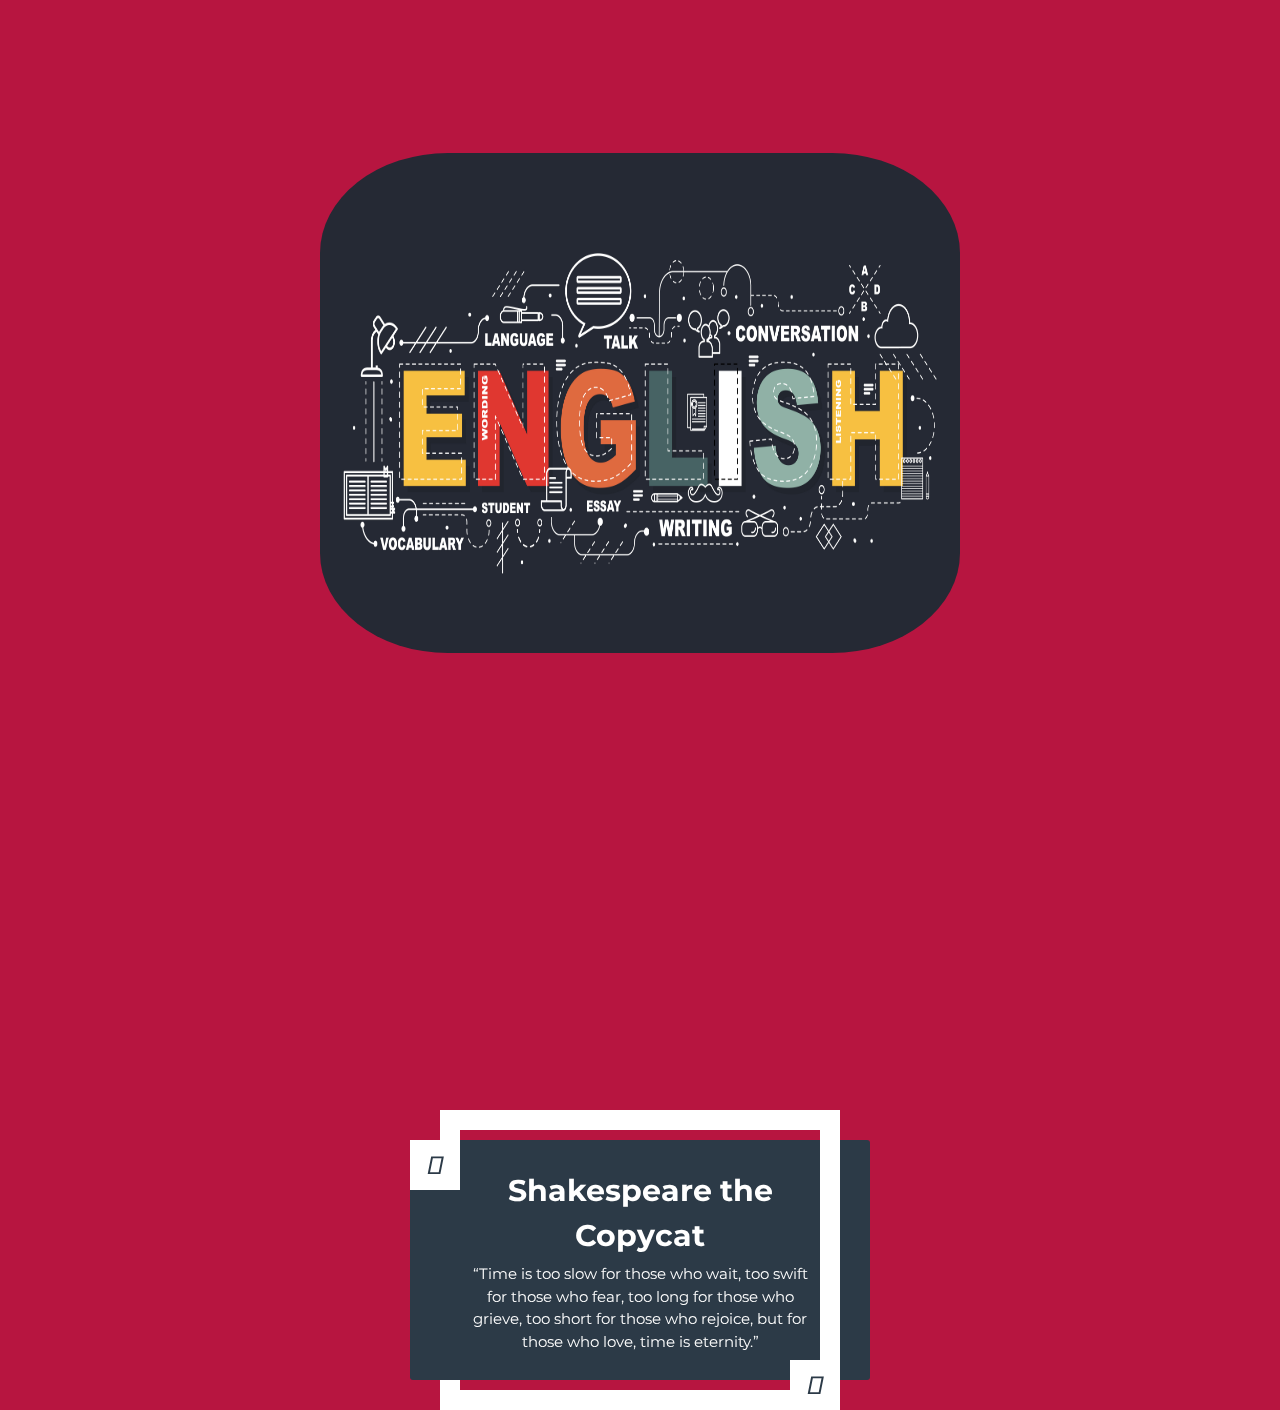
<file: index.html>
<html lang="En">
    <head>
        <title>Home Page</title>
        <link rel="stylesheet" href="styles.css">
        <link href="https://fonts.googleapis.com/css?family=Montserrat" rel="stylesheet">
        <link rel="stylesheet" href="https://use.fontawesome.com/releases/v5.6.3/css/all.css" integrity="sha384-UHRtZLI+pbxtHCWp1t77Bi1L4ZtiqrqD80Kn4Z8NTSRyMA2Fd33n5dQ8lWUE00s/" crossorigin="anonymous"><link rel="stylesheet" href="./style2.css">
        <link rel="stylesheet" href="https://cdnjs.cloudflare.com/ajax/libs/font-awesome/4.7.0/css/font-awesome.min.css">
    </head>
    <body>
        <header>
            <navbar class="change">
                <ul>
                    <li class="nav-item"><a href="www.google.com"><i class="fa fa-google" aria-hidden="true"></i></a></li>
                    <li class="nav-item"><a href="unit1.html">Unit 1</a></li>
                    <li class="nav-item"><a href="unit2.html">Unit 2</a></li>
                    <li class="nav-item"><a href="unit3.html">Unit 3</a></li>
                    <li class="nav-item"><a href="unit4.html">Unit 4</a></li>
                    <li class="nav-item"><a href="unit5.html">Unit 5</a></li>
                    <li class="nav-item"><a href="unit6.html">Unit 6</a></li>
                    <li class="nav-item"><a href="unit7.html">Unit 7</a></li>
                    <li class="nav-item"><a href="unit8.html">Unit 8</a></li>
                    <li class="nav-item"><a href="unit9.html">Unit 9</a></li>
                    <li class="nav-item"><a href="unit10.html">Unit 10</a></li>
                    <li class="nav-item"><a class="btn-primary" href="index.html">Home Page</a></li>
                </ul>
            </navbar>
        </header>
        <br>
        <br>
        <br>
        <img class="center abs" src="english.jpg" width="1800px" height="500px" alt="">

        <br>
        <br>
        <div class="box"><i class="fas fa-quote-left fa2"></i>
            <div class="text"><i class="fas fa-quote-right fa1"></i>
            <div>
                <h3>Shakespeare the Copycat</h3>
                <p>“Time is too slow for those who wait, too swift for those who fear,

                    too long for those who grieve, too short for those who rejoice,
                    
                    but for those who love, time is eternity.”
                    
                    </p>
            </div>
            </div>
        </div>
    </body>





</html>
</file>
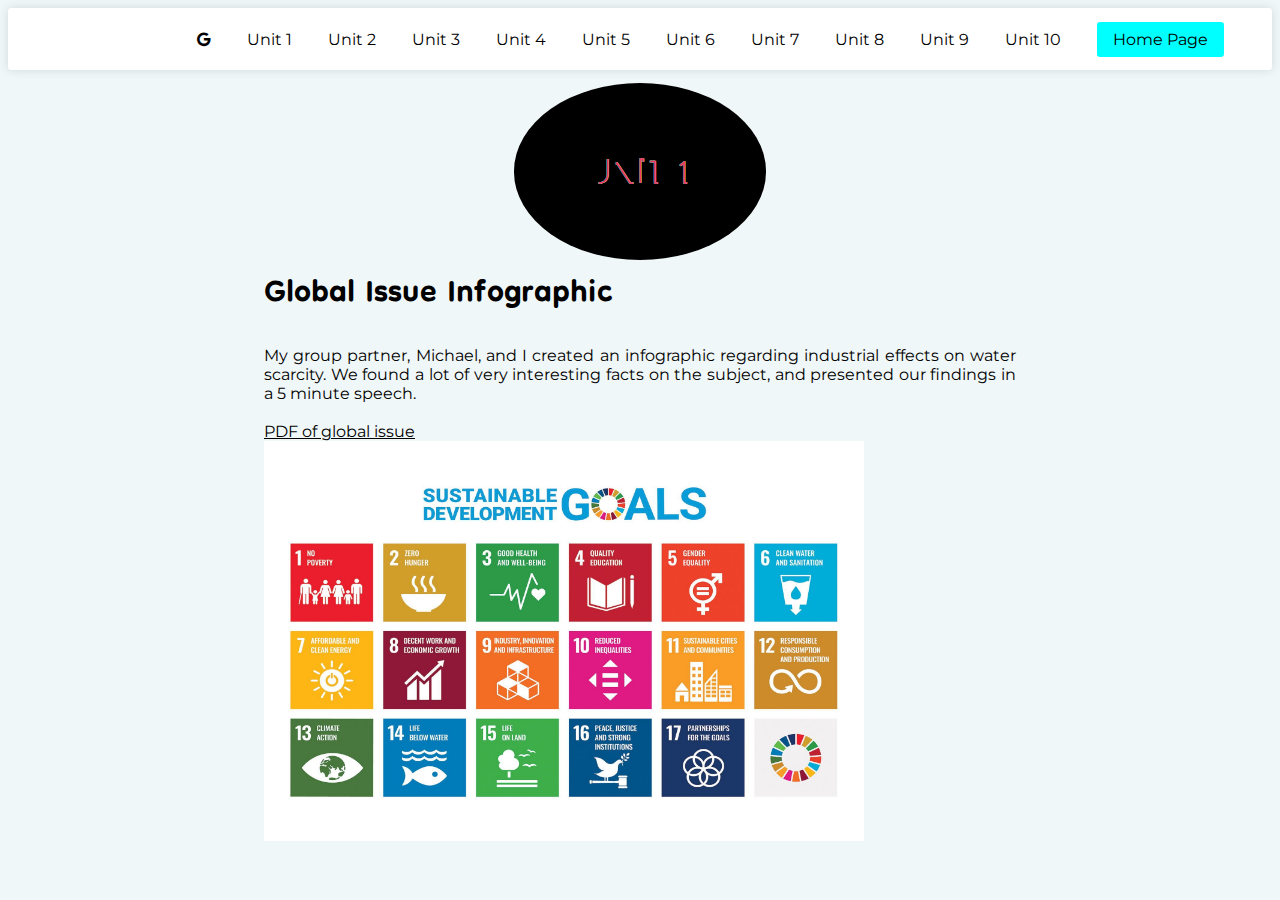
<file: unit1.html>
<html lang="En">
    <head>
        <title>Unit 1</title>
        <link rel="stylesheet" href="styles.css">
        <link rel="stylesheet" href="./style3.css">
        <link rel="stylesheet" href="https://cdnjs.cloudflare.com/ajax/libs/font-awesome/4.7.0/css/font-awesome.min.css">
    </head>
    <body>
        <header>
            <navbar class="nav">
                <ul>
                    <li class="nav-item"><a href="www.google.com"><i class="fa fa-google" aria-hidden="true"></i></a></li>
                    <li class="nav-item"><a href="unit1.html">Unit 1</a></li>
                    <li class="nav-item"><a href="unit2.html">Unit 2</a></li>
                    <li class="nav-item"><a href="unit3.html">Unit 3</a></li>
                    <li class="nav-item"><a href="unit4.html">Unit 4</a></li>
                    <li class="nav-item"><a href="unit5.html">Unit 5</a></li>
                    <li class="nav-item"><a href="unit6.html">Unit 6</a></li>
                    <li class="nav-item"><a href="unit7.html">Unit 7</a></li>
                    <li class="nav-item"><a href="unit8.html">Unit 8</a></li>
                    <li class="nav-item"><a href="unit9.html">Unit 9</a></li>
                    <li class="nav-item"><a href="unit10.html">Unit 10</a></li>
                    <li class="nav-item"><a class="btn-primary" href="index.html">Home Page</a></li>
                </ul>
            </navbar>
        </header>
    </body>
    <br><br>
    <svg class="special" viewBox="0 0 600 300">
        <!-- Symbol-->
        <symbol id="s-text">
          <text text-anchor="middle" x="50%" y="50%" dy=".35em">Unit 1</text>
        </symbol>
        <!-- Duplicate symbols-->
        <use class="text" xlink:href="#s-text"></use>
        <use class="text" xlink:href="#s-text"></use>
        <use class="text" xlink:href="#s-text"></use>
        <use class="text" xlink:href="#s-text"></use>
        <use class="text" xlink:href="#s-text"></use>
      </svg>

    <br><br><br><br><br>
    <h1 class="paragraph paragraph-title">Global Issue Infographic</h1>
    <p class="paragraph">My group partner, Michael, and I created an infographic regarding industrial effects on water scarcity. 
        We found a lot of very interesting facts on the subject, and presented our findings in a 5 minute speech.</p>
    <br>
    <a class="paragraph" href="Industrialization & Water Scarcity (1).pdf" target="_blank">PDF of global issue</a>
    <img class = "paragraph" src="SDG.jpg" alt="" height="400" width="600">

</html>
</file>
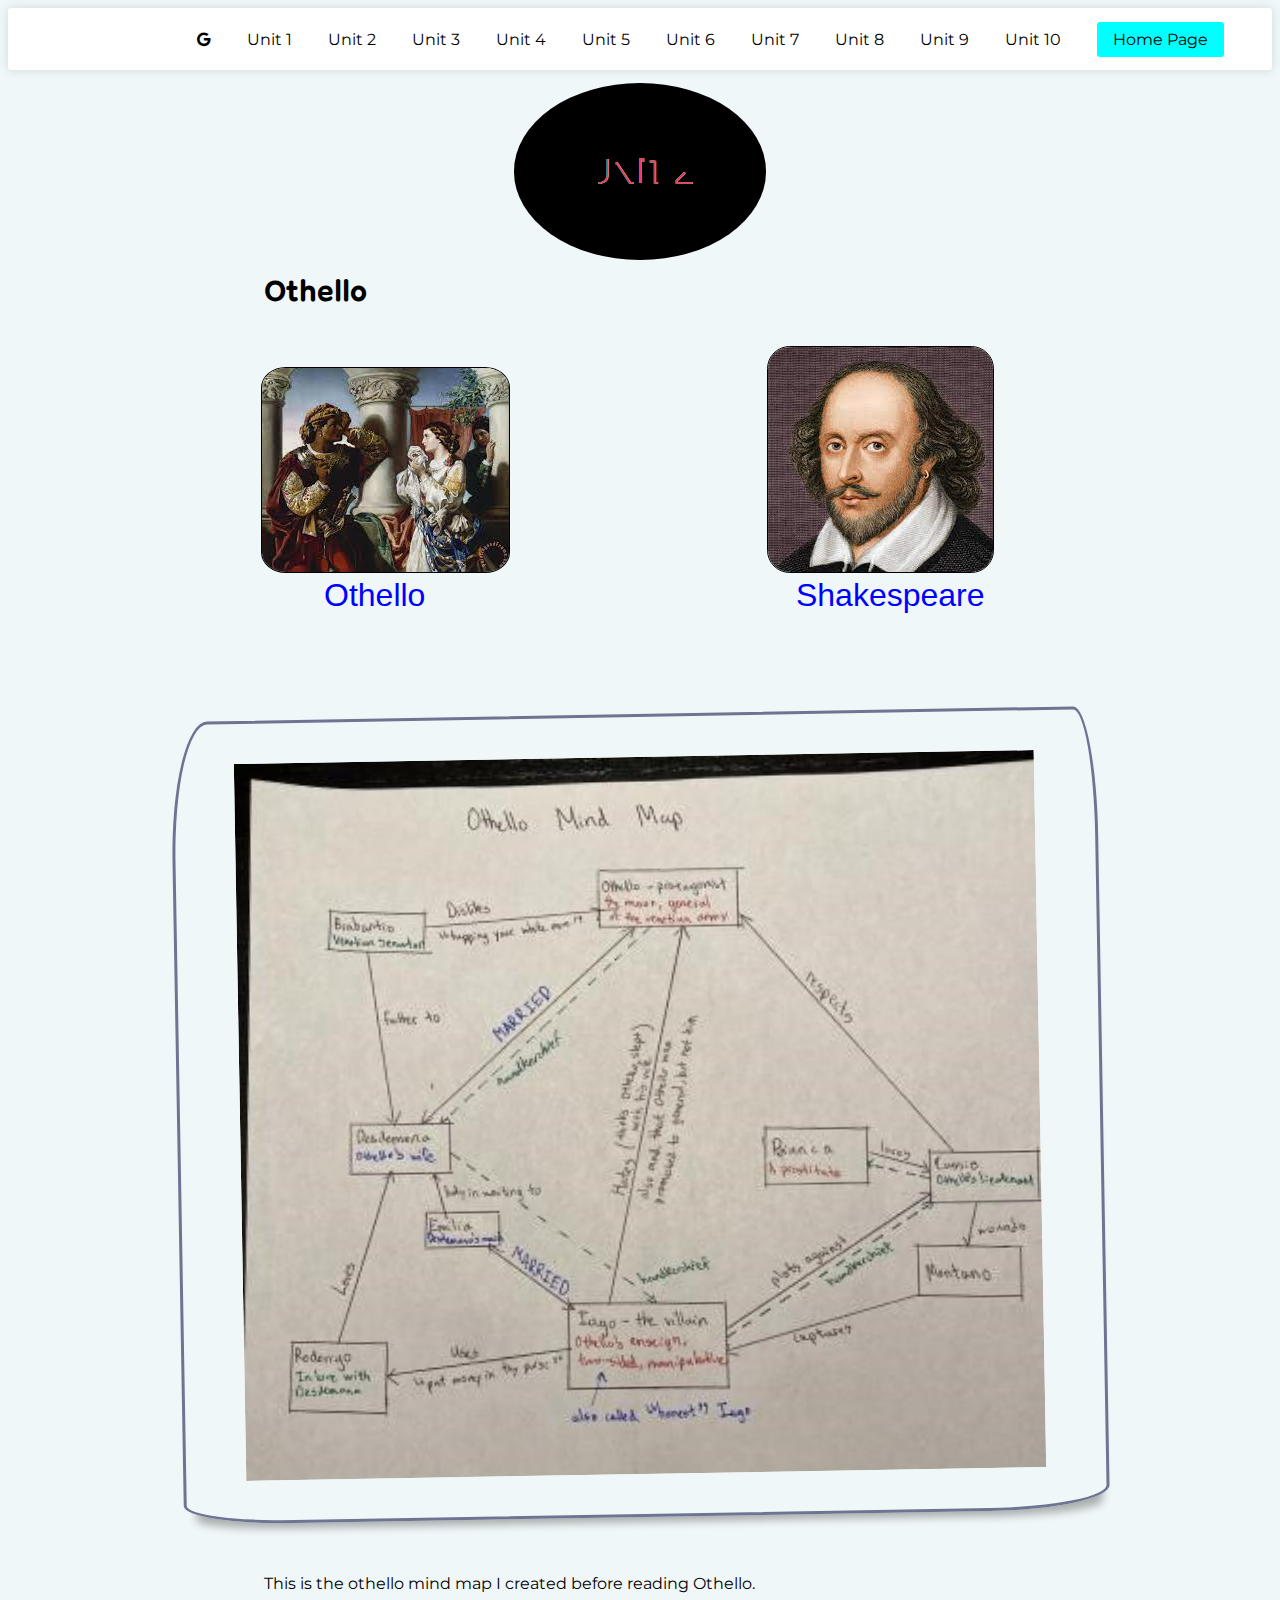
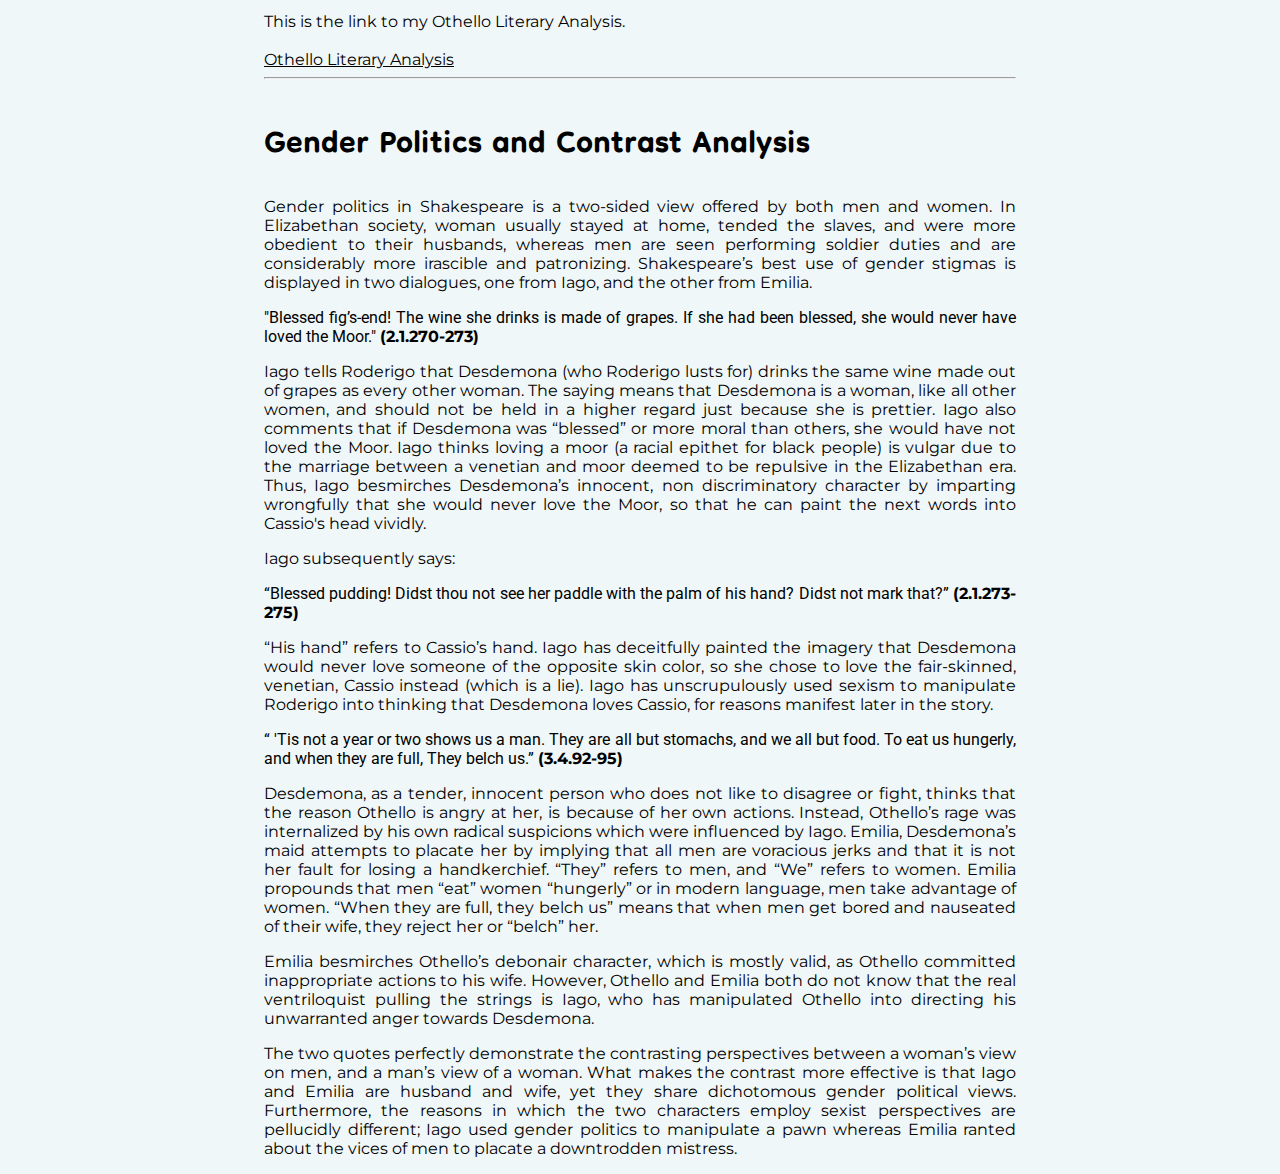
<file: unit2.html>
<html lang="En">
    <head>
        <title>Unit 2</title>
        <link rel="stylesheet" href="styles.css">
        <link rel="stylesheet" href="./style3.css">
        <link rel="stylesheet" href="https://cdnjs.cloudflare.com/ajax/libs/font-awesome/4.7.0/css/font-awesome.min.css">

    </head>
    <span>
        <header>
            <navbar class="nav">
                <ul>
                    <li class="nav-item"><a href="www.google.com"><i class="fa fa-google" aria-hidden="true"></i></a></li>
                    <li class="nav-item"><a href="unit1.html">Unit 1</a></li>
                    <li class="nav-item"><a href="unit2.html">Unit 2</a></li>
                    <li class="nav-item"><a href="unit3.html">Unit 3</a></li>
                    <li class="nav-item"><a href="unit4.html">Unit 4</a></li>
                    <li class="nav-item"><a href="unit5.html">Unit 5</a></li>
                    <li class="nav-item"><a href="unit6.html">Unit 6</a></li>
                    <li class="nav-item"><a href="unit7.html">Unit 7</a></li>
                    <li class="nav-item"><a href="unit8.html">Unit 8</a></li>
                    <li class="nav-item"><a href="unit9.html">Unit 9</a></li>
                    <li class="nav-item"><a href="unit10.html">Unit 10</a></li>
                    <li class="nav-item"><a class="btn-primary" href="index.html">Home Page</a></li>
                </ul>
            </navbar>
        </header>
        <br><br>
        <svg class="special" viewBox="0 0 600 300">
            <!-- Symbol-->
            <symbol id="s-text">
              <text text-anchor="middle" x="50%" y="50%" dy=".35em">Unit 2</text>
            </symbol>
            <!-- Duplicate symbols-->
            <use class="text" xlink:href="#s-text"></use>
            <use class="text" xlink:href="#s-text"></use>
            <use class="text" xlink:href="#s-text"></use>
            <use class="text" xlink:href="#s-text"></use>
            <use class="text" xlink:href="#s-text"></use>
          </svg>
    
        <br><br><br><br><br>
        <h1 class="paragraph paragraph-title">Othello</h1>
        <img class="image" src="othello with desdemona.jpg" alt="">
        <img class="image" src="shakespeare.jpg" alt="">
        <br>
        <span class="image-text">Othello</span>
        <span class="image-text last">Shakespeare</span>
        <img class="center attempt" src="othello mind map.jpg" alt=""> <br><br><br>
        <span class="paragraph">This is the othello mind map I created before reading Othello.</span> <br>
        <br>
        <p class="paragraph">This is the link to my Othello Literary Analysis.</p> <br>
        <a class="paragraph" href="Othello Literary Analysis Real - Zhenhao.pdf" target="blank_">Othello Literary Analysis</a>
        <div class="paragraph"><hr></div>
        <h1 class="paragraph-title paragraph">Gender Politics and Contrast Analysis</h1>
        <div class="paragraph">
            <p>Gender politics in Shakespeare is a two-sided view offered by both men and women. In Elizabethan society, woman usually stayed at home, tended the slaves, and were more obedient to their husbands, whereas men are seen performing soldier duties and are considerably more irascible and patronizing. 
                Shakespeare’s best use of gender stigmas is displayed in two dialogues, one from Iago, and the other from Emilia. 
                </p>
            <span class="quote">"Blessed fig’s-end! The wine she drinks is made of grapes. 
                If she had been blessed, she would never have loved the Moor."
                </span>
            <span><strong>(2.1.270-273)</strong></span>
            <p>Iago tells Roderigo that Desdemona (who Roderigo lusts for) drinks the same wine made out of grapes as every other woman. The saying means that Desdemona is a woman, like all other women, and should not be held in a higher regard just because she is prettier. Iago also comments that if Desdemona was “blessed” or more moral than others, she would have not loved the Moor. Iago thinks loving a moor (a racial epithet for black people) is vulgar due to the marriage between a venetian and moor deemed to be repulsive in the Elizabethan era. Thus, Iago besmirches Desdemona’s innocent, non discriminatory character by imparting wrongfully that she would never love the Moor, so that he can paint the next words into Cassio's head vividly. </p>
            <p>Iago subsequently says:</p>
            <span class="quote">“Blessed pudding! Didst thou not see her paddle with the palm of his hand? Didst not mark that?”</span>
            <span><strong>(2.1.273-275)</strong></span>
            <p>“His hand” refers to Cassio’s hand. Iago has deceitfully painted the imagery that Desdemona would never love someone of the opposite skin color, so she chose to love the fair-skinned, venetian, Cassio instead (which is a lie). 
                Iago has unscrupulously used sexism to manipulate Roderigo into thinking that Desdemona loves Cassio, for reasons manifest later in the story. 
                </p>
            <span class="quote">“ 'Tis not a year or two shows us a man.
                They are all but stomachs, and we all but food.
                To eat us hungerly, and when they are full,
                They belch us.”
                </span>
            <span><strong>(3.4.92-95)</strong></span>
            <p>Desdemona, as a tender, innocent person who does not like to disagree or fight, thinks that the reason Othello is angry at her, is because of her own actions. Instead, Othello’s rage was internalized by his own radical suspicions which were influenced by Iago. Emilia, Desdemona’s maid attempts to placate her by implying that all men are voracious jerks and that it is not her fault for losing a handkerchief. “They” refers to men, and “We” refers to women. Emilia propounds that men “eat” women “hungerly” or in modern language, men take advantage of women. “When they are full, they belch us” means that when men get bored and nauseated of their wife, they reject her or “belch” her. </p>
            <p>Emilia besmirches Othello’s debonair character, which is mostly valid, as Othello committed inappropriate actions to his wife. However, Othello and Emilia both do not know that the real ventriloquist pulling the strings is Iago, who has manipulated Othello into directing his unwarranted anger towards Desdemona. </p>
            <p>The two quotes perfectly demonstrate the contrasting perspectives between a woman’s view on men, and a man’s view of a woman. What makes the contrast more effective is that Iago and Emilia are husband and wife, yet they share dichotomous gender political views. Furthermore, the reasons in which the two characters employ sexist perspectives are pellucidly different; Iago used gender politics to manipulate a pawn whereas Emilia ranted about the vices of men to placate a downtrodden mistress. </p>
        </div>
    </body>
</html>
</file>
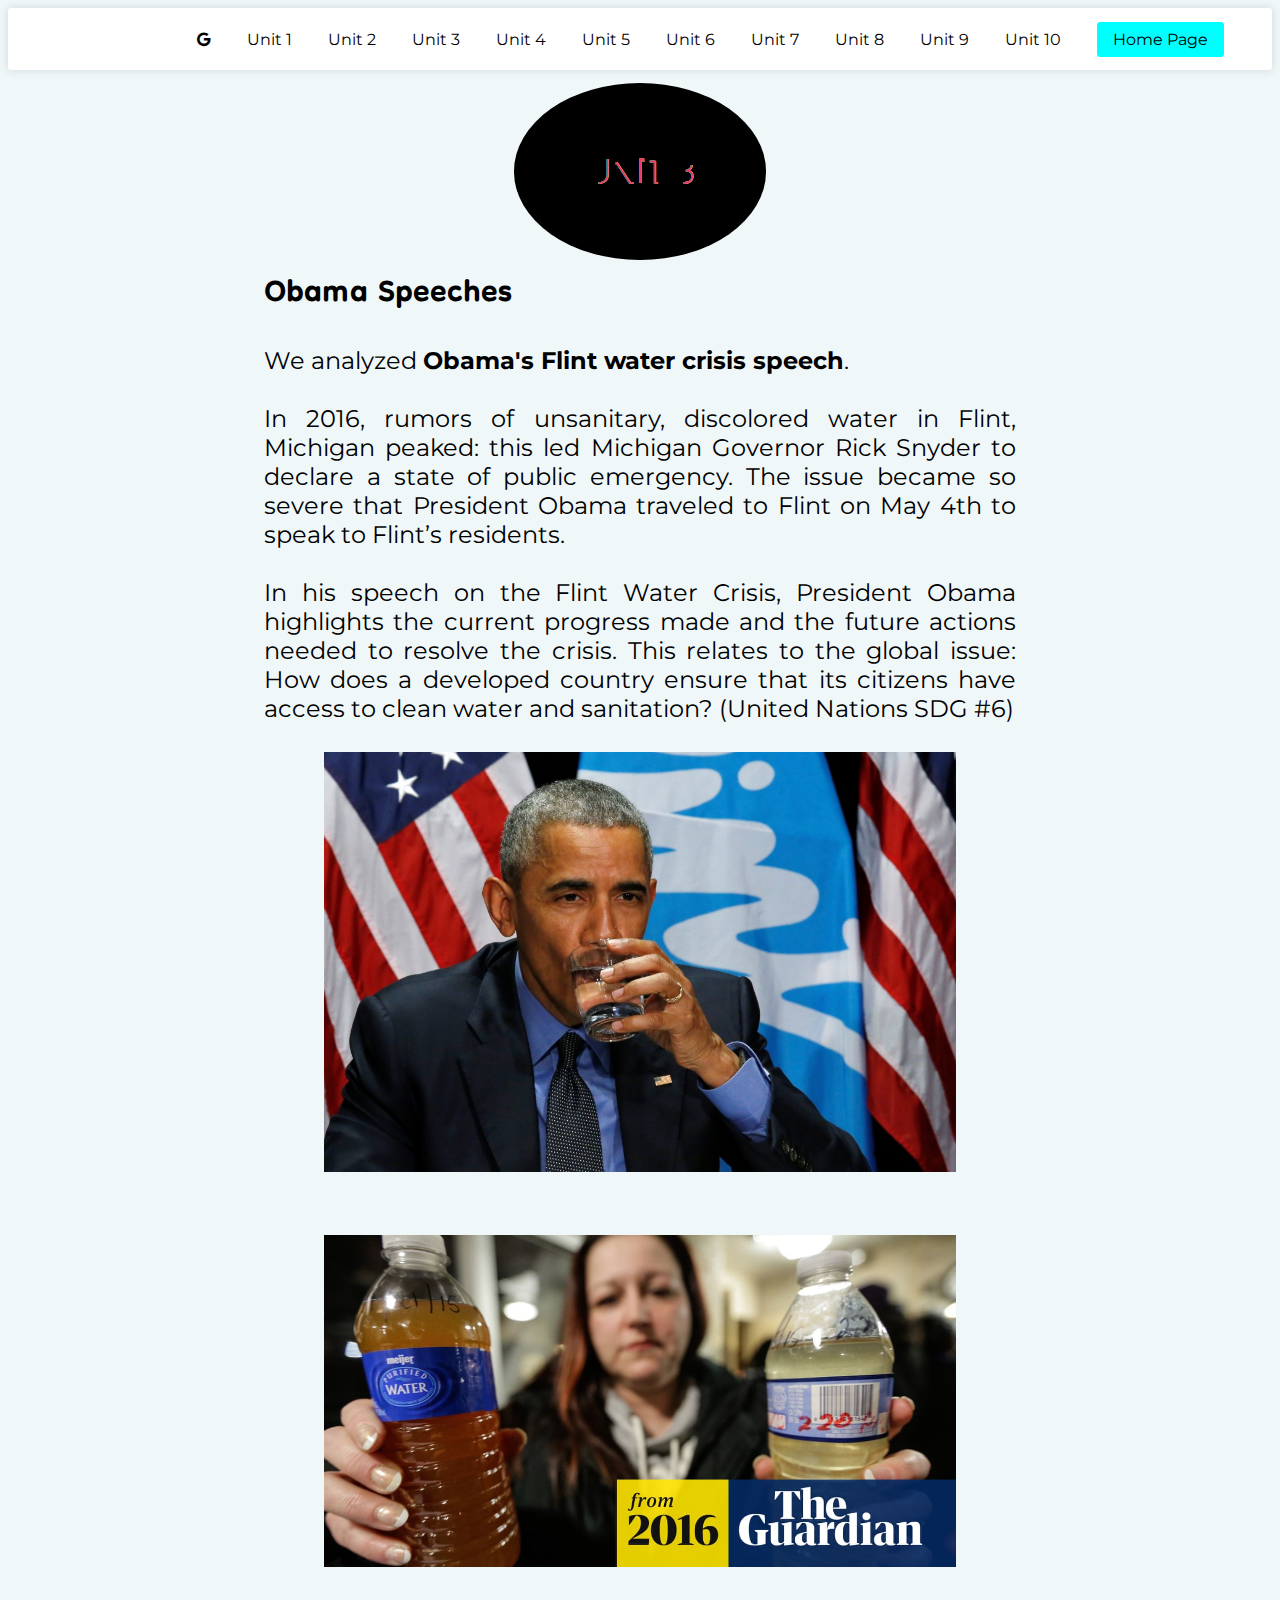
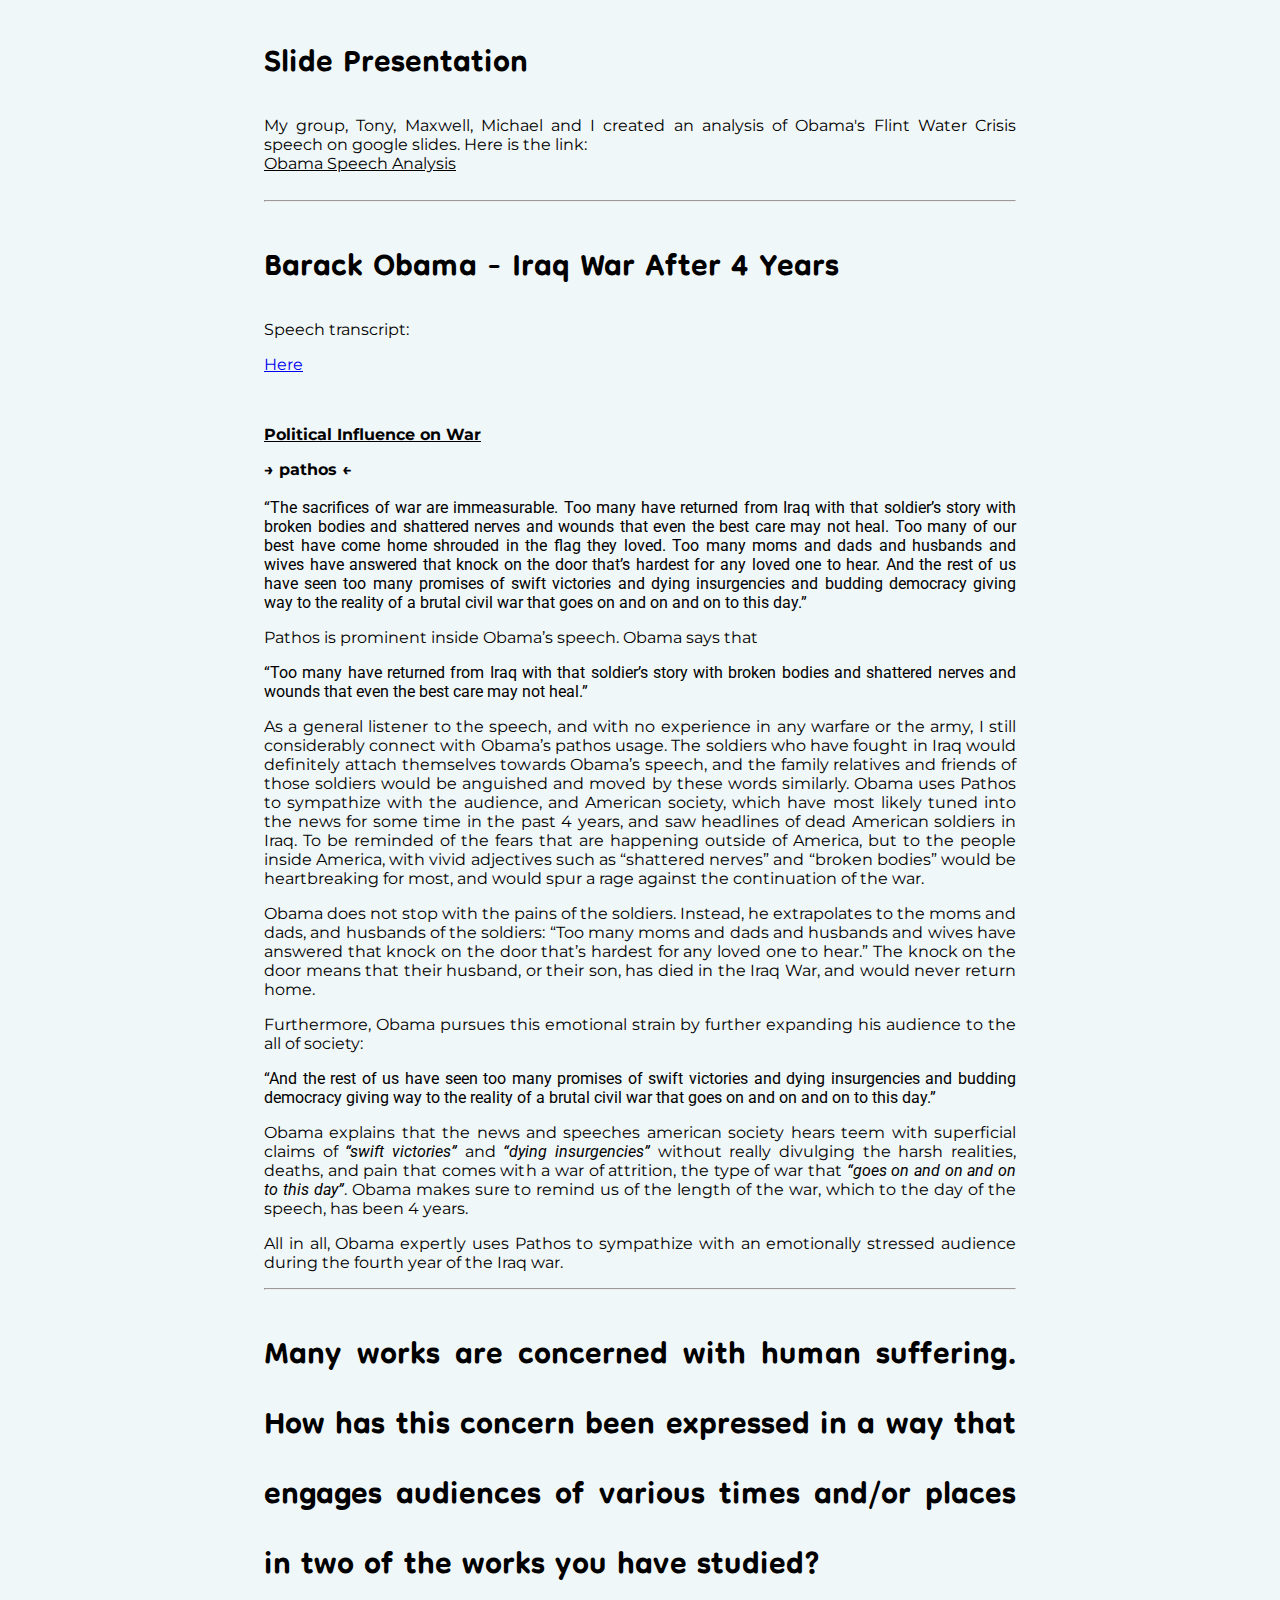
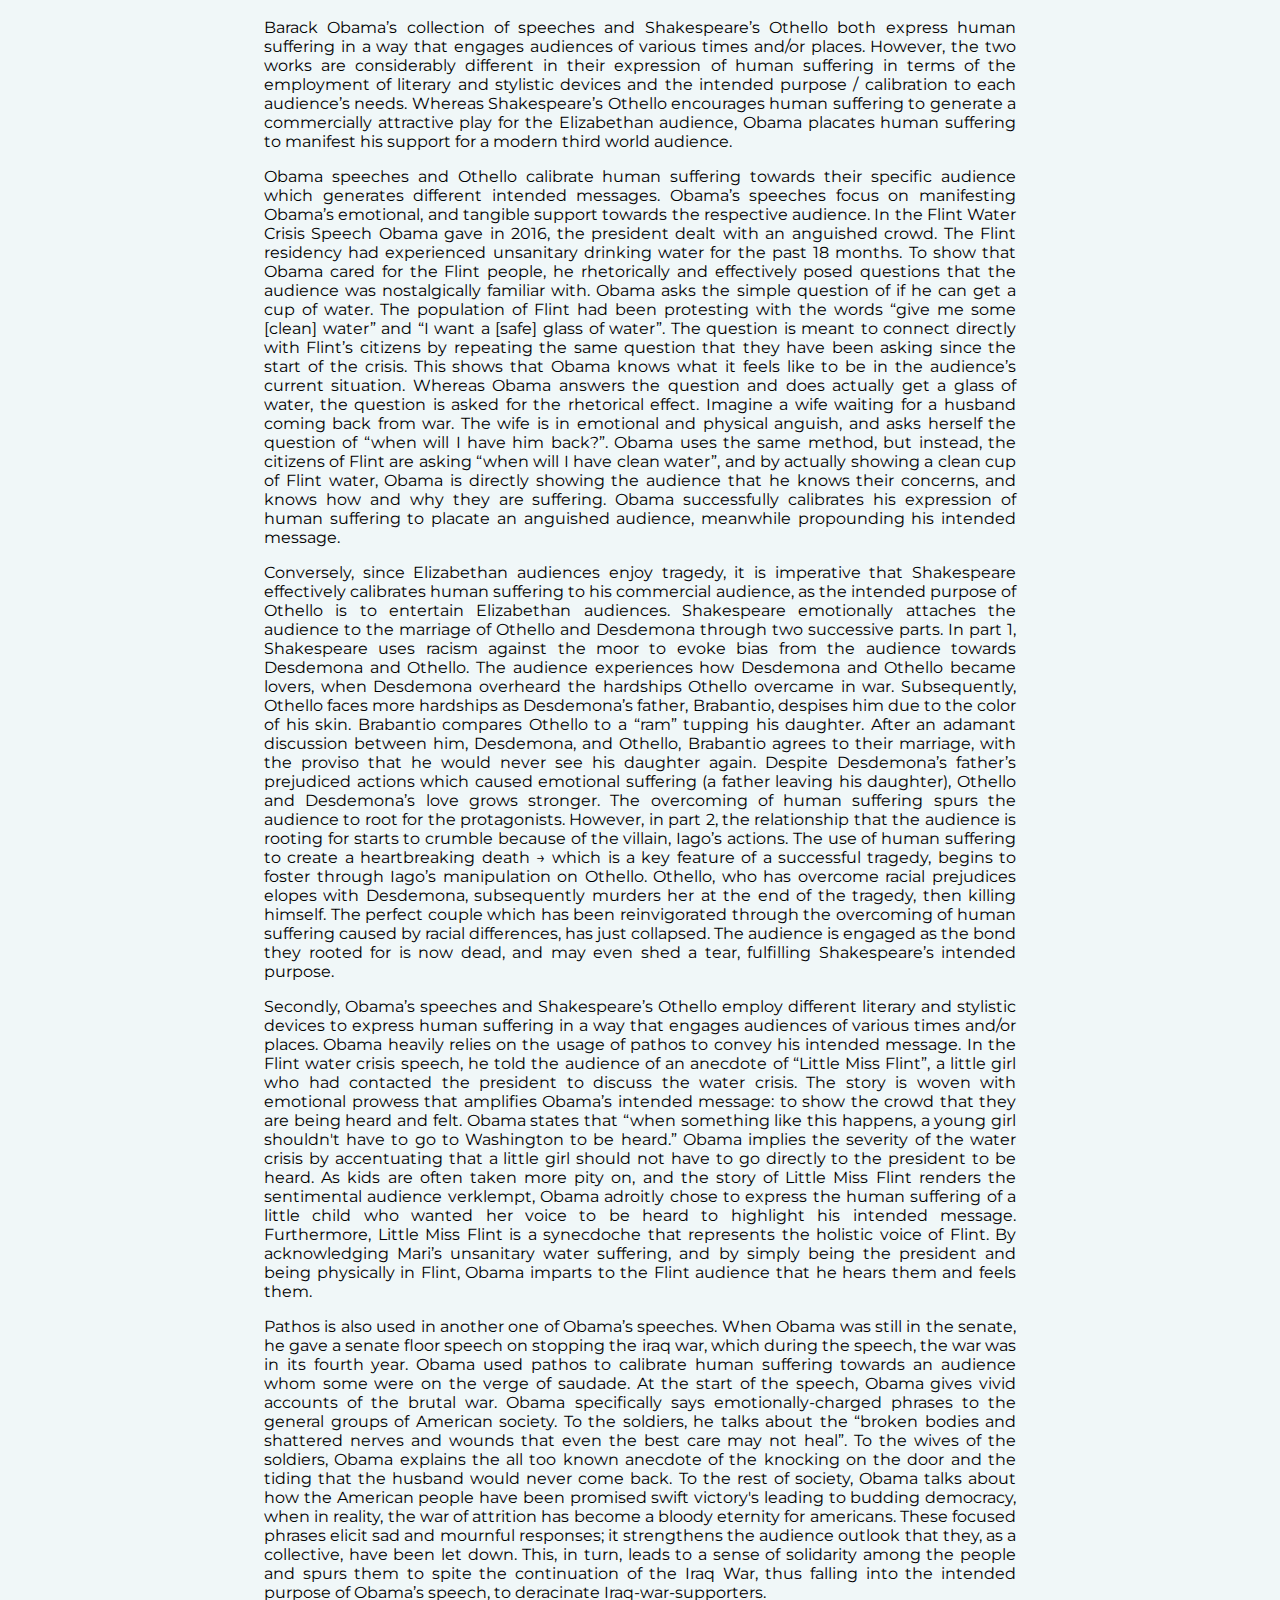
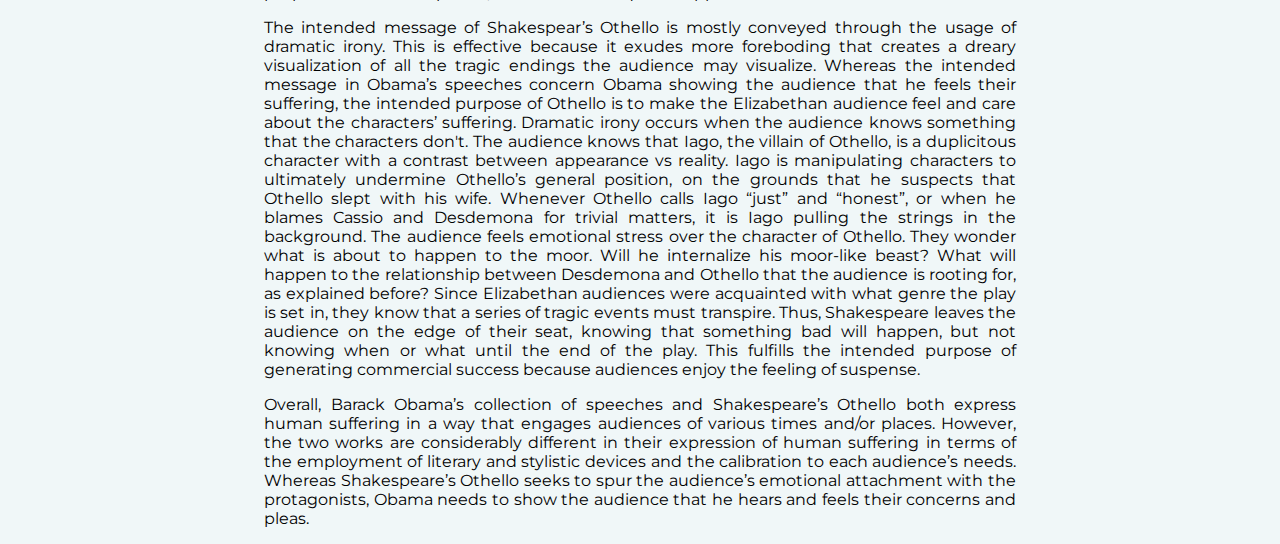
<file: unit3.html>
<html lang="En">
    <head>
        <title>Unit 3</title>
        <link rel="stylesheet" href="styles.css">
        <link rel="stylesheet" href="./style3.css">
        <link rel="stylesheet" href="https://cdnjs.cloudflare.com/ajax/libs/font-awesome/4.7.0/css/font-awesome.min.css">

    </head>
    <body>
        <header>
            <navbar class="nav">
                <ul>
                    <li class="nav-item"><a href="www.google.com"><i class="fa fa-google" aria-hidden="true"></i></a></li>
                    <li class="nav-item"><a href="unit1.html">Unit 1</a></li>
                    <li class="nav-item"><a href="unit2.html">Unit 2</a></li>
                    <li class="nav-item"><a href="unit3.html">Unit 3</a></li>
                    <li class="nav-item"><a href="unit4.html">Unit 4</a></li>
                    <li class="nav-item"><a href="unit5.html">Unit 5</a></li>
                    <li class="nav-item"><a href="unit6.html">Unit 6</a></li>
                    <li class="nav-item"><a href="unit7.html">Unit 7</a></li>
                    <li class="nav-item"><a href="unit8.html">Unit 8</a></li>
                    <li class="nav-item"><a href="unit9.html">Unit 9</a></li>
                    <li class="nav-item"><a href="unit10.html">Unit 10</a></li>
                    <li class="nav-item"><a class="btn-primary" href="index.html">Home Page</a></li>
                </ul>
            </navbar>
        </header>
    </body>
    <br><br>
    <svg class="special" viewBox="0 0 600 300">
        <!-- Symbol-->
        <symbol id="s-text">
          <text text-anchor="middle" x="50%" y="50%" dy=".35em">Unit 3</text>
        </symbol>
        <!-- Duplicate symbols-->
        <use class="text" xlink:href="#s-text"></use>
        <use class="text" xlink:href="#s-text"></use>
        <use class="text" xlink:href="#s-text"></use>
        <use class="text" xlink:href="#s-text"></use>
        <use class="text" xlink:href="#s-text"></use>
      </svg>

    <br><br><br><br><br>
    <h1 class="paragraph paragraph-title">Obama Speeches</h1>
    <p class="paragraph special-text">
        We analyzed <strong>Obama's Flint water crisis speech</strong>. 

        <br><br>In 2016, rumors of unsanitary, discolored water in Flint, Michigan peaked: this led Michigan Governor Rick Snyder to declare a state of public emergency. 

The issue became so severe that President Obama traveled to Flint on May 4th to speak to Flint’s residents. 

<br><br>In his speech on the Flint Water Crisis, President Obama highlights the current progress made and the future actions needed to resolve the crisis.

This relates to the global issue: How does a developed country ensure that its citizens have access to clean water and sanitation? (United Nations SDG #6) <br><br>
    </p>
    <img class="center" src="obama water crisis.jpg" alt="">
    <img class="center" src="flint water crisis.jpg" alt="">
    <h1 class="paragraph paragraph-title">Slide Presentation</h1>
    <p class="paragraph">My group, Tony, Maxwell, Michael and I created an analysis of Obama's Flint Water Crisis speech on google slides. Here is the link: </p>
    <a class="paragraph" href="Obama Speech Analysis - Flint Water Crisis.pdf" target="blank_">Obama Speech Analysis</a>
    <br>
    <br>
    <div class="paragraph">
        <hr>
    </div>
    <h1 class="paragraph paragraph-title">Barack Obama - Iraq War After 4 Years</h1>
    <div class="paragraph">
        <p>Speech transcript:</p>
        <p><a href="https://www.americanrhetoric.com/speeches/PDFFiles/Barack%20Obama%20-%20Iraq%20War%20After%204%20Years.pdf" target="blank_">Here</a></p>
        <br>
        <p><strong><u>Political Influence on War</u></strong></p>
        <span><strong>&#x2192; pathos &#x2190;</strong></span> <br><br>
        <span class="quote">“The sacrifices of war are immeasurable. Too many have returned from Iraq with that soldier’s 
            story ­­with broken bodies and shattered nerves and wounds that even the best care may not
            heal. Too many of our best have come home shrouded in the flag they loved. Too many moms 
            and dads and husbands and wives have answered that knock on the door that’s hardest for 
            any loved one to hear. And the rest of us have seen too many promises of swift victories and 
            dying insurgencies and budding democracy giving way to the reality of a brutal civil war that 
            goes on and on and on to this day.”
            </span>
        <p>Pathos is prominent inside Obama’s speech. Obama says that </p>
            <p class="quote">“Too many have returned from Iraq with that soldier’s story ­­with broken bodies and shattered nerves and wounds that even the best care may not heal.”</p>
        </p>
        <p>As a general listener to the speech, and with no experience in any warfare or the army, I still considerably connect with Obama’s pathos usage. The soldiers who have fought in Iraq would definitely attach themselves towards Obama’s speech, and the family relatives and friends of those soldiers would be anguished and moved by these words similarly. Obama uses Pathos to sympathize with the audience, and American society, which have most likely tuned into the news for some time in the past 4 years, and saw headlines of dead American soldiers in Iraq. To be reminded of the fears that are happening outside of America, but to the people inside America, with vivid adjectives such as “shattered nerves” and “broken bodies” would be heartbreaking for most, and would spur a rage against the continuation of the war. </p>
        <p>
            Obama does not stop with the pains of the soldiers. Instead, he extrapolates to the moms and dads, and husbands of the soldiers: “Too many moms and dads and husbands and wives have answered that knock on the door that’s hardest for any loved one to hear.” The knock on the door means that their husband, or their son, has died in the Iraq War, and would never return home. 
            </p>
        <p>
            Furthermore, Obama pursues this emotional strain by further expanding his audience to the all of society:
        </p>
        <p class="quote">“And the rest of us have seen too many promises of swift victories and dying insurgencies and budding democracy giving way to the reality of a brutal civil war that goes on and on and on to this day.”</p>
        <p>Obama explains that the news and speeches american society hears teem with superficial claims of <i class="quote">“swift victories”</i> and <i class="quote">“dying insurgencies”</i> without really divulging the harsh realities, deaths, and pain that comes with a war of attrition, the type of war that <i class="quote">“goes on and on and on to this day”</i>. Obama makes sure to remind us of the length of the war, which to the day of the speech, has been 4 years. 
        </p>
        <p>All in all, Obama expertly uses Pathos to sympathize with an emotionally stressed audience during the fourth year of the Iraq war. </p>
        <hr>
        <div>
            <h2 class="paragraph-title">Many works are concerned with human suffering. How has this concern been expressed in a way that engages audiences of various times and/or places in two of the works you have studied?
            </h2>
            <p>Barack Obama’s collection of speeches and Shakespeare’s Othello both express human suffering in a way that engages audiences of various times and/or places. However, the two works are considerably different in their expression of human suffering in terms of the employment of literary and stylistic devices and the intended purpose / calibration to each audience’s needs. Whereas Shakespeare’s Othello encourages human suffering to generate a commercially attractive play for the Elizabethan audience, Obama placates human suffering to manifest his support for a modern third world audience. 
            </p>
            <p>Obama speeches and Othello calibrate human suffering towards their specific audience which generates different intended messages. Obama’s speeches focus on manifesting Obama’s emotional, and tangible support towards the respective audience. In the Flint Water Crisis Speech Obama gave in 2016, the president dealt with an anguished crowd. The Flint residency had experienced unsanitary drinking water for the past 18 months. To show that Obama cared for the Flint people, he rhetorically and effectively posed questions that the audience was nostalgically familiar with. Obama asks the simple question of if he can get a cup of water. The population of Flint had been protesting with the words “give me some [clean] water” and “I want a [safe] glass of water”.  The question is meant to connect directly with Flint’s citizens by repeating the same question that they have been asking since the start of the crisis. This shows that Obama knows what it feels like to be in the audience’s current situation. Whereas Obama answers the question and does actually get a glass of water, the question is asked for the rhetorical effect. Imagine a wife waiting for a husband coming back from war. The wife is in emotional and physical anguish, and asks herself the question of “when will I have him back?”. Obama uses the same method, but instead, the citizens of Flint are asking “when will I have clean water”, and by actually showing a clean cup of Flint water, Obama is directly showing the audience that he knows their concerns, and knows how and why they are suffering. Obama successfully calibrates his expression of human suffering to placate an anguished audience, meanwhile propounding his intended message. 
            </p>
            <p>Conversely, since Elizabethan audiences enjoy tragedy, it is imperative that Shakespeare effectively calibrates human suffering to his commercial audience, as the intended purpose of Othello is to entertain Elizabethan audiences. Shakespeare emotionally attaches the audience to the marriage of Othello and Desdemona through two successive parts. In part 1, Shakespeare uses racism against the moor to evoke bias from the audience towards Desdemona and Othello. The audience experiences how Desdemona and Othello became lovers, when Desdemona overheard the hardships Othello overcame in war. Subsequently, Othello faces more hardships as Desdemona’s father, Brabantio, despises him due to the color of his skin. Brabantio compares Othello to a “ram” tupping his daughter. After an adamant discussion between him, Desdemona, and Othello, Brabantio agrees to their marriage, with the proviso that he would never see his daughter again. Despite Desdemona’s father’s prejudiced actions which caused emotional suffering (a father leaving his daughter), Othello and Desdemona’s love grows stronger. The overcoming of human suffering spurs the audience to root for the protagonists. However, in part 2, the relationship that the audience is rooting for starts to crumble because of the villain, Iago’s actions. The use of human suffering to create a heartbreaking death → which is a key feature of a successful tragedy, begins to foster through Iago’s manipulation on Othello. Othello, who has overcome racial prejudices elopes with Desdemona, subsequently murders her at the end of the tragedy, then killing himself. The perfect couple which has been reinvigorated through the overcoming of human suffering caused by racial differences, has just collapsed. The audience is engaged as the bond they rooted for is now dead, and may even shed a tear, fulfilling Shakespeare’s intended purpose. 
            </p>
            <p>Secondly, Obama’s speeches and Shakespeare’s Othello employ different literary and stylistic devices to express human suffering in a way that engages audiences of various times and/or places. Obama heavily relies on the usage of pathos to convey his intended message. In the Flint water crisis speech, he told the audience of an anecdote of “Little Miss Flint”, a little girl who had contacted the president to discuss the water crisis. The story is woven with emotional prowess that amplifies Obama’s intended message: to show the crowd that they are being heard and felt. Obama states that “when something like this happens, a young girl shouldn't have to go to Washington to be heard.” Obama implies the severity of the water crisis by accentuating that a little girl should not have to go directly to the president to be heard. As kids are often taken more pity on, and the story of Little Miss Flint renders the sentimental audience verklempt, Obama adroitly chose to express the human suffering of a little child who wanted her voice to be heard to highlight his intended message. Furthermore, Little Miss Flint is a synecdoche that represents the holistic voice of Flint. By acknowledging Mari’s unsanitary water suffering, and by simply being the president and being physically in Flint, Obama imparts to the Flint audience that he hears them and feels them. 
            </p>
            <p>Pathos is also used in another one of Obama’s speeches. When Obama was still in the senate, he gave a senate floor speech on stopping the iraq war, which during the speech, the war was in its fourth year. Obama used pathos to calibrate human suffering towards an audience whom some were on the verge of saudade. At the start of the speech, Obama gives vivid accounts of the brutal war. Obama specifically says emotionally-charged phrases to the general groups of American society. To the soldiers, he talks about the “broken bodies and shattered nerves and wounds that even the best care may not heal”. To the wives of the soldiers, Obama explains the all too known anecdote of the knocking on the door and the tiding that the husband would never come back. To the rest of society, Obama talks about how the American people have been promised swift victory's leading to budding democracy, when in reality, the war of attrition has become a bloody eternity for americans. These focused phrases elicit sad and mournful responses; it strengthens the audience outlook that they, as a collective, have been let down. This, in turn, leads to a sense of solidarity among the people and spurs them to spite the continuation of the Iraq War, thus falling into the intended purpose of Obama’s speech, to deracinate Iraq-war-supporters. 
            </p>
            <p>The intended message of Shakespear’s Othello is mostly conveyed through the usage of dramatic irony. This is effective because it exudes more foreboding that creates a dreary visualization of all the tragic endings the audience may visualize. Whereas the intended message in Obama’s speeches concern Obama showing the audience that he feels their suffering, the intended purpose of Othello is to make the Elizabethan audience feel and care about the characters’ suffering. Dramatic irony occurs when the audience knows something that the characters don't. The audience knows that Iago, the villain of Othello, is a duplicitous character with a contrast between appearance vs reality. Iago is manipulating characters to ultimately undermine Othello’s general position, on the grounds that he suspects that Othello slept with his wife. Whenever Othello calls Iago “just” and “honest”, or when he blames Cassio and Desdemona for trivial matters, it is Iago pulling the strings in the background. The audience feels emotional stress over the character of Othello. They wonder what is about to happen to the moor. Will he internalize his moor-like beast? What will happen to the relationship between Desdemona and Othello that the audience is rooting for, as explained before? Since Elizabethan audiences were acquainted with what genre the play is set in, they know that a series of tragic events must transpire. Thus, Shakespeare leaves the audience on the edge of their seat, knowing that something bad will happen, but not knowing when or what until the end of the play. This fulfills the intended purpose of generating commercial success because audiences enjoy the feeling of suspense. 
            </p>
            <p>Overall, Barack Obama’s collection of speeches and Shakespeare’s Othello both express human suffering in a way that engages audiences of various times and/or places. However, the two works are considerably different in their expression of human suffering in terms of the employment of literary and stylistic devices and the calibration to each audience’s needs. Whereas Shakespeare’s Othello seeks to spur the audience’s emotional attachment with the protagonists, Obama needs to show the audience that he hears and feels their concerns and pleas. 
            </p>
        </div>
    </div>


    
</html>
</file>
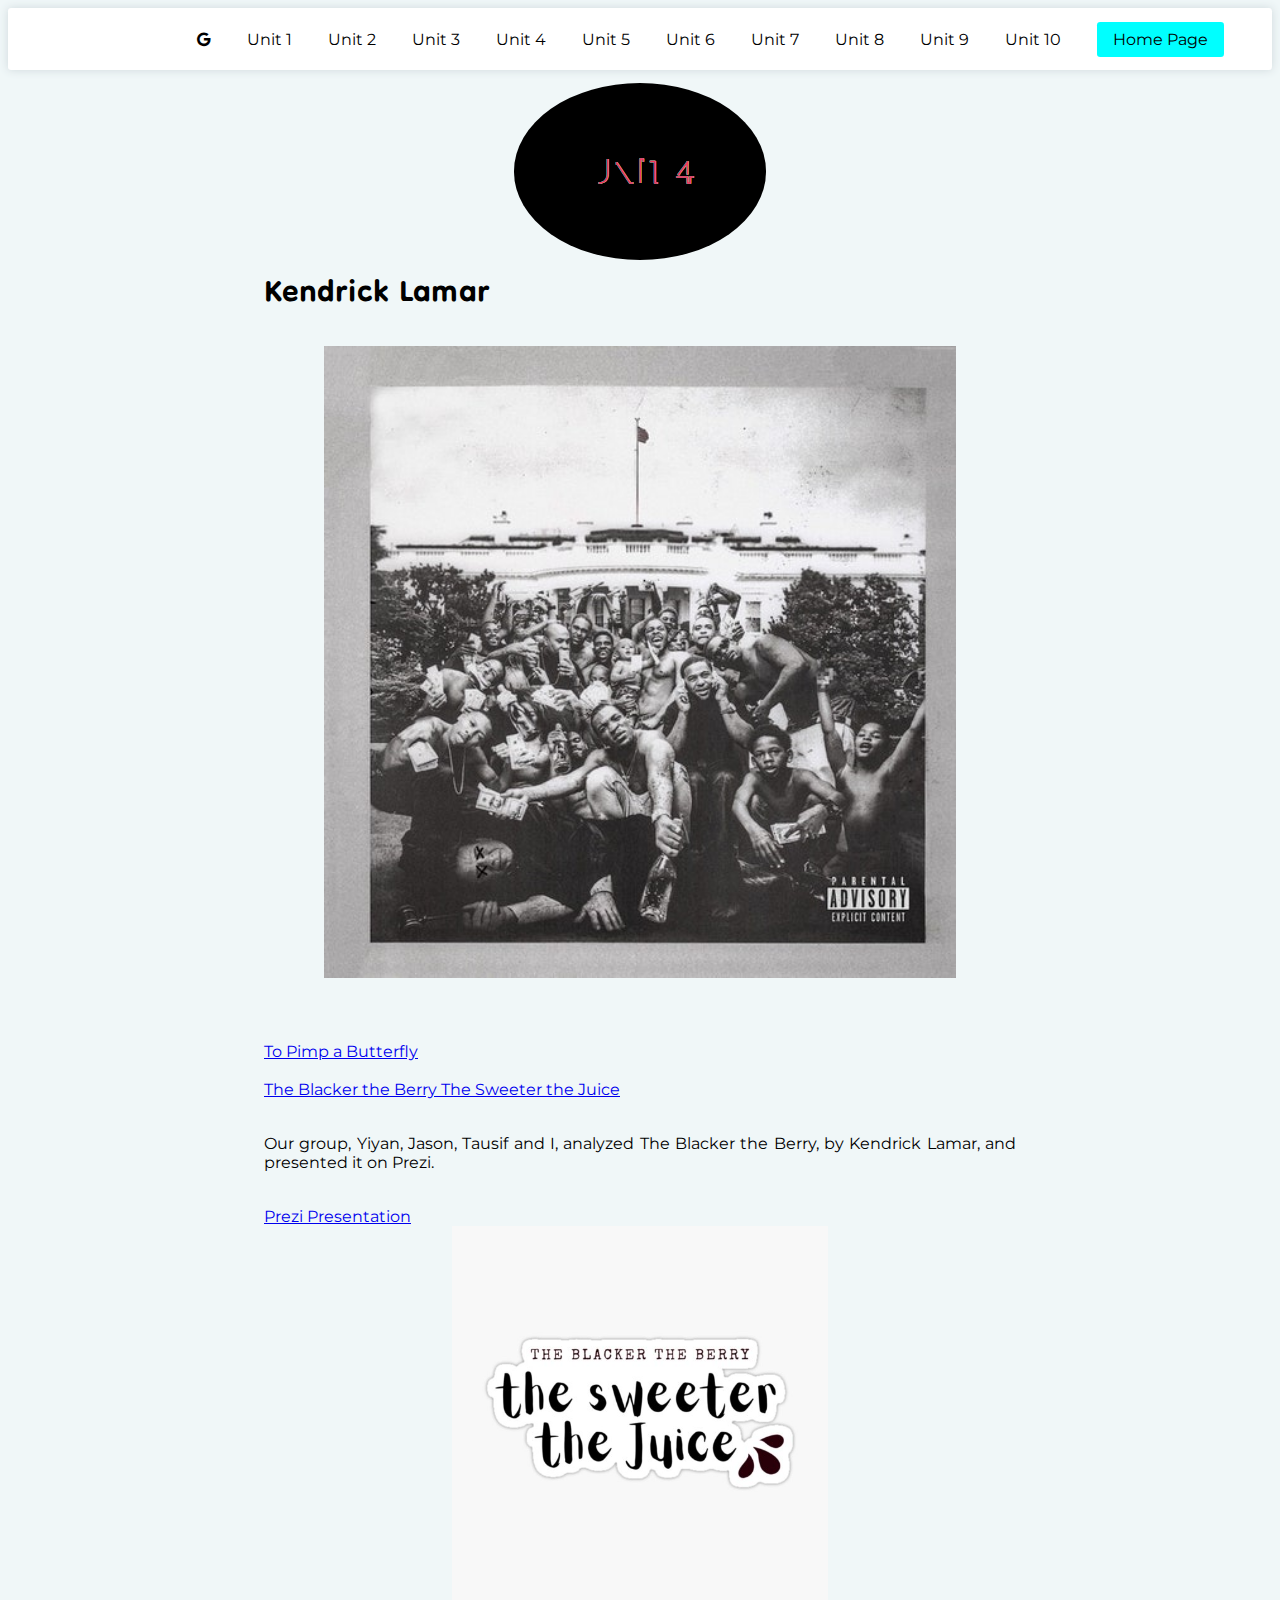
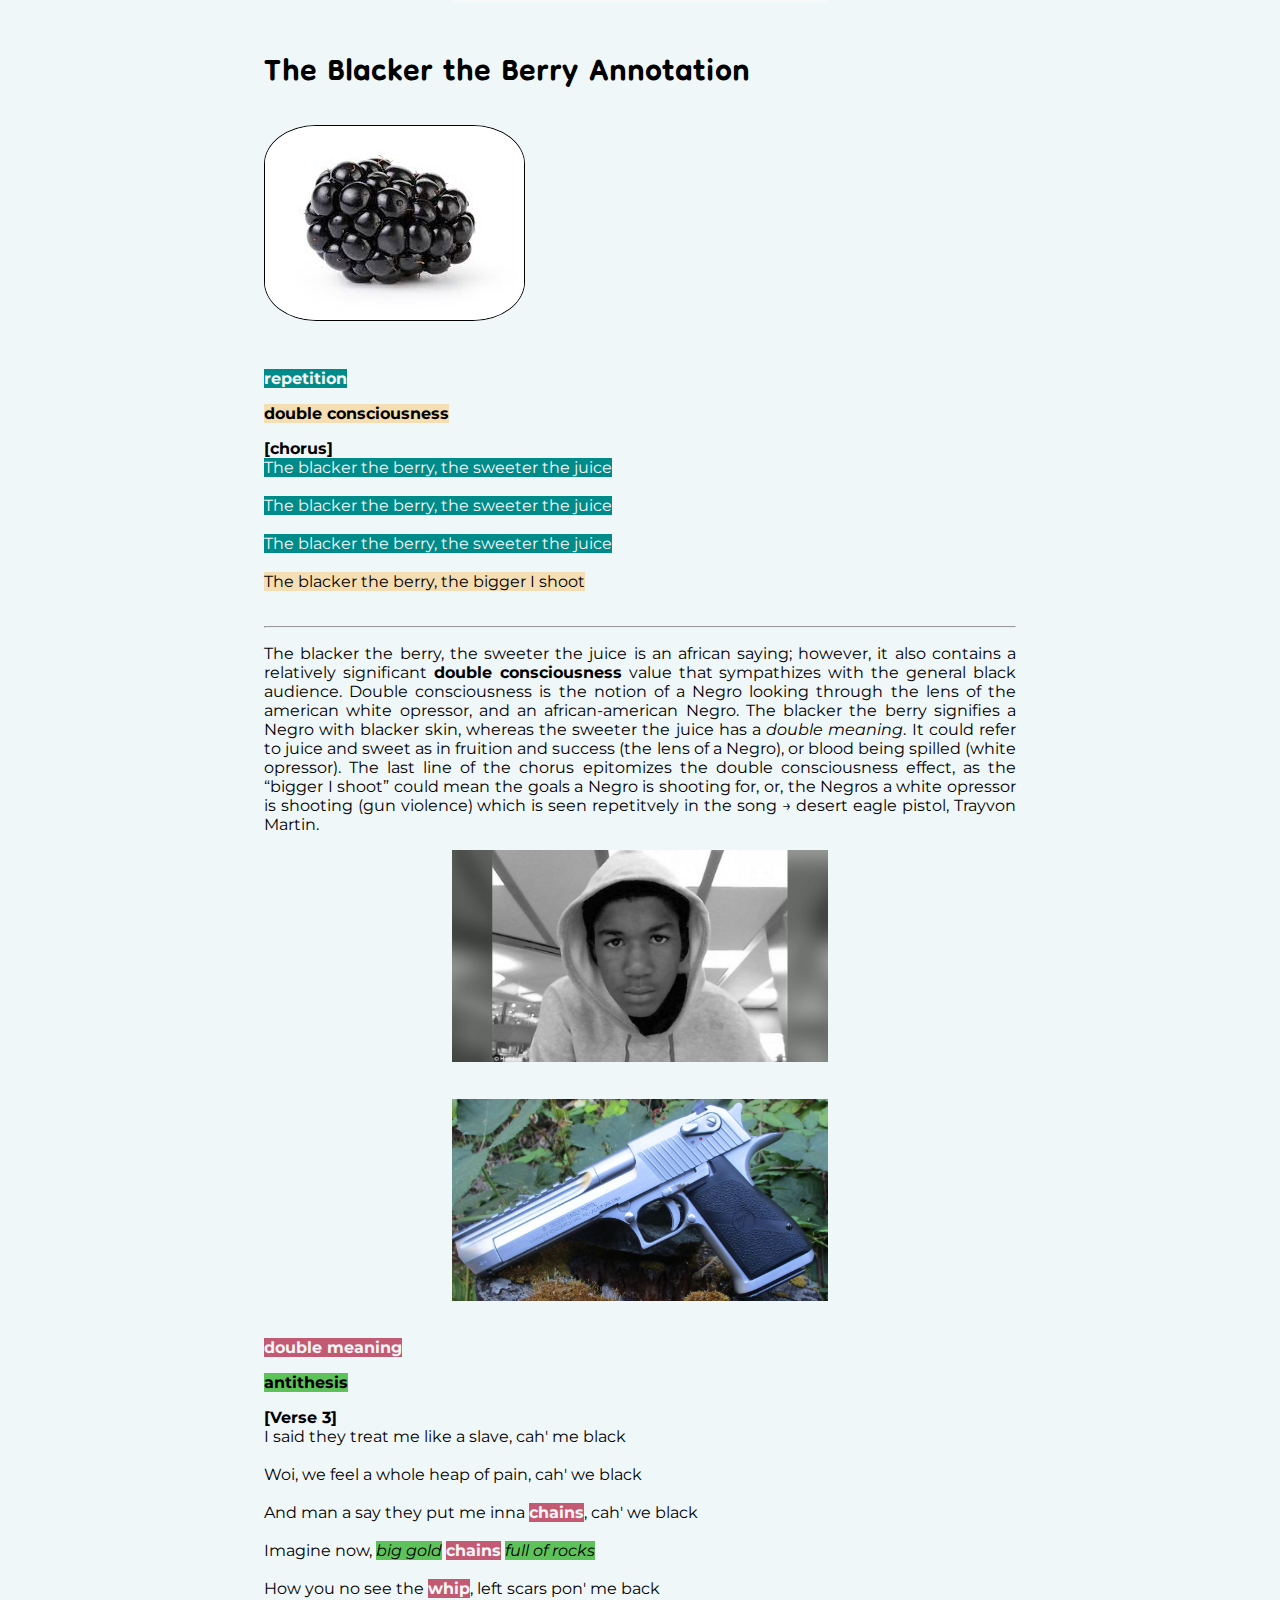
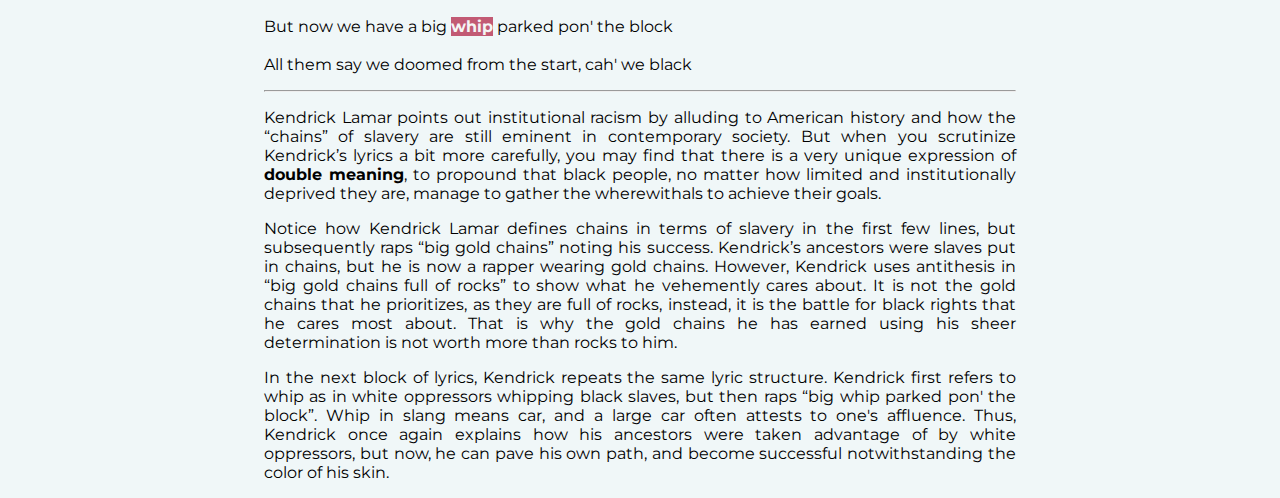
<file: unit4.html>
<html lang="En">
    <head>
        <title>Unit 4</title>
        <link rel="stylesheet" href="styles.css">
        <link rel="stylesheet" href="./style3.css">
        <link rel="stylesheet" href="https://cdnjs.cloudflare.com/ajax/libs/font-awesome/4.7.0/css/font-awesome.min.css">
    </head>
    <body>
        <header>
            <navbar class="nav">
                <ul>
                    <li class="nav-item"><a href="www.google.com"><i class="fa fa-google" aria-hidden="true"></i></a></li>
                    <li class="nav-item"><a href="unit1.html">Unit 1</a></li>
                    <li class="nav-item"><a href="unit2.html">Unit 2</a></li>
                    <li class="nav-item"><a href="unit3.html">Unit 3</a></li>
                    <li class="nav-item"><a href="unit4.html">Unit 4</a></li>
                    <li class="nav-item"><a href="unit5.html">Unit 5</a></li>
                    <li class="nav-item"><a href="unit6.html">Unit 6</a></li>
                    <li class="nav-item"><a href="unit7.html">Unit 7</a></li>
                    <li class="nav-item"><a href="unit8.html">Unit 8</a></li>
                    <li class="nav-item"><a href="unit9.html">Unit 9</a></li>
                    <li class="nav-item"><a href="unit10.html">Unit 10</a></li>
                    <li class="nav-item"><a class="btn-primary" href="index.html">Home Page</a></li>
                </ul>
            </navbar>
        </header>
    </body>
    
    <br><br>
    <svg class="special" viewBox="0 0 600 300">
        <!-- Symbol-->
        <symbol id="s-text">
          <text text-anchor="middle" x="50%" y="50%" dy=".35em">Unit 4</text>
        </symbol>
        <!-- Duplicate symbols-->
        <use class="text" xlink:href="#s-text"></use>
        <use class="text" xlink:href="#s-text"></use>
        <use class="text" xlink:href="#s-text"></use>
        <use class="text" xlink:href="#s-text"></use>
        <use class="text" xlink:href="#s-text"></use>
      </svg>

    <br><br><br><br><br>
    <h1 class="paragraph paragraph-title">Kendrick Lamar</h1>
    <img class="center" src="king kunta better.jpg" alt="">
    <div class="paragraph"><a href="https://open.spotify.com/album/7ycBtnsMtyVbbwTfJwRjSP" target="blank_">To Pimp a Butterfly</a></div>
    <br>
    <div class="paragraph"><a href="https://open.spotify.com/album/6Szbgt3Kubi5s4WvJgh7i8" target="blank_">The Blacker the Berry The Sweeter the Juice</a></div>
    <br>
    <div class="paragraph">
        <p>Our group, Yiyan, Jason, Tausif and I, analyzed The Blacker the Berry, by Kendrick Lamar, and presented it on Prezi.</p>
        <br>
        <a href="https://prezi.com/p/edit/ptumh_aoqdnw/?utm_source=prezi&utm_medium=email&utm_content=Tokenization+Variant&utm_campaign=Next_Share_A_Prezi_v2&UID=295658641" target="blank_">Prezi Presentation</a>
        <img class="center" src="the blacker the berry.jpg" alt="">
        <h1 class="paragraph-title">The Blacker the Berry Annotation</h1>
        <img class="round-image" src="black berry.jpg" alt="">
        <p class="repetition highlight"><strong>repetition</strong></p>
        <p class="double-con highlight"><strong>double consciousness</strong></p>
        <p>
            <strong>[chorus]</strong> <br>
            <span class="repetition">The blacker the berry, the sweeter the juice</span> <br>
            <span class="repetition">The blacker the berry, the sweeter the juice</span> <br>
            <span class="repetition">The blacker the berry, the sweeter the juice</span> <br>
            <span class="double-con">The blacker the berry, the bigger I shoot </span> <br>
        </p>
        <hr>
        <p>
            The blacker the berry, the sweeter the juice is an african saying; however, 
            it also contains a relatively significant <strong>double consciousness</strong> value that sympathizes with 
            the general black audience. 
            Double consciousness is the notion of a Negro looking through the lens of the 
            american white opressor, and an african-american Negro. The blacker the berry signifies a 
            Negro with blacker skin, whereas the sweeter the juice has a <i>double meaning</i>. 
            It could refer to juice and sweet as in fruition and success (the lens of a Negro), 
            or blood being spilled (white opressor). The last line of the chorus epitomizes the double 
            consciousness effect, as the “bigger I shoot” could mean the goals a 
            Negro is shooting for, or, the Negros a white opressor is shooting (gun violence) which 
            is seen repetitvely in the song → desert eagle pistol, Trayvon Martin. 

        </p>

        <img class="center" src="trayvon martin.jpg" alt="">
        <img class="center" src="desert eagle.jpg" alt="">

        <p class="double-meaning highlight"><strong>double meaning</strong></p> 
        <p class="antithesis highlight"><strong>antithesis</strong></p>
        <p>
            <strong>[Verse 3]</strong> <br>
            <span>I said they treat me like a slave, cah' me black</span> <br> <br>
            <span>Woi, we feel a whole heap of pain, cah' we black</span> <br> <br>
            <span>And man a say they put me inna <strong class="double-meaning">chains</strong>, cah' we black</span> <br> <br>
            <span>Imagine now, <i class="antithesis">big gold</i> <strong class="double-meaning">chains</strong> <i class="antithesis">full of rocks</i></span> <br> <br>
            <span>How you no see the <strong class="double-meaning">whip</strong>, left scars pon' me back</span> <br> <br>
            <span>But now we have a big <strong class="double-meaning">whip</strong> parked pon' the block</span> <br> <br>
            <span>All them say we doomed from the start, cah' we black</span> <br> 
            <hr>

        </p>
        <p>
            Kendrick Lamar points out institutional racism by alluding to American history and how the “chains” of slavery are still eminent in contemporary society. But when you scrutinize Kendrick’s lyrics a bit more carefully, you may find that there is a very unique expression of <strong>double meaning</strong>, to propound that black people, no matter how limited and institutionally deprived they are, manage to gather the wherewithals to achieve their goals. 
        </p>
        <p>
            Notice how Kendrick Lamar defines chains in terms of slavery in the first few lines, but subsequently raps “big gold chains” noting his success. Kendrick’s ancestors were slaves put in chains, but he is now a rapper wearing gold chains. However, Kendrick uses antithesis in “big gold chains full of rocks” to show what he vehemently cares about. It is not the gold chains that he prioritizes, as they are full of rocks, instead, it is the battle for black rights that he cares most about. That is why the gold chains he has earned using his sheer determination is not worth more than rocks to him. 
        </p>
        <p>
            In the next block of lyrics, Kendrick repeats the same lyric structure. Kendrick first refers to whip as in white oppressors whipping black slaves, but then raps “big whip parked pon' the block”. Whip in slang means car, and a large car often attests to one's affluence. Thus, Kendrick once again explains how his ancestors were taken advantage of by white oppressors, but now, he can pave his own path, and become successful notwithstanding the color of his skin. 
        </p>
    </div>
</html>
</file>
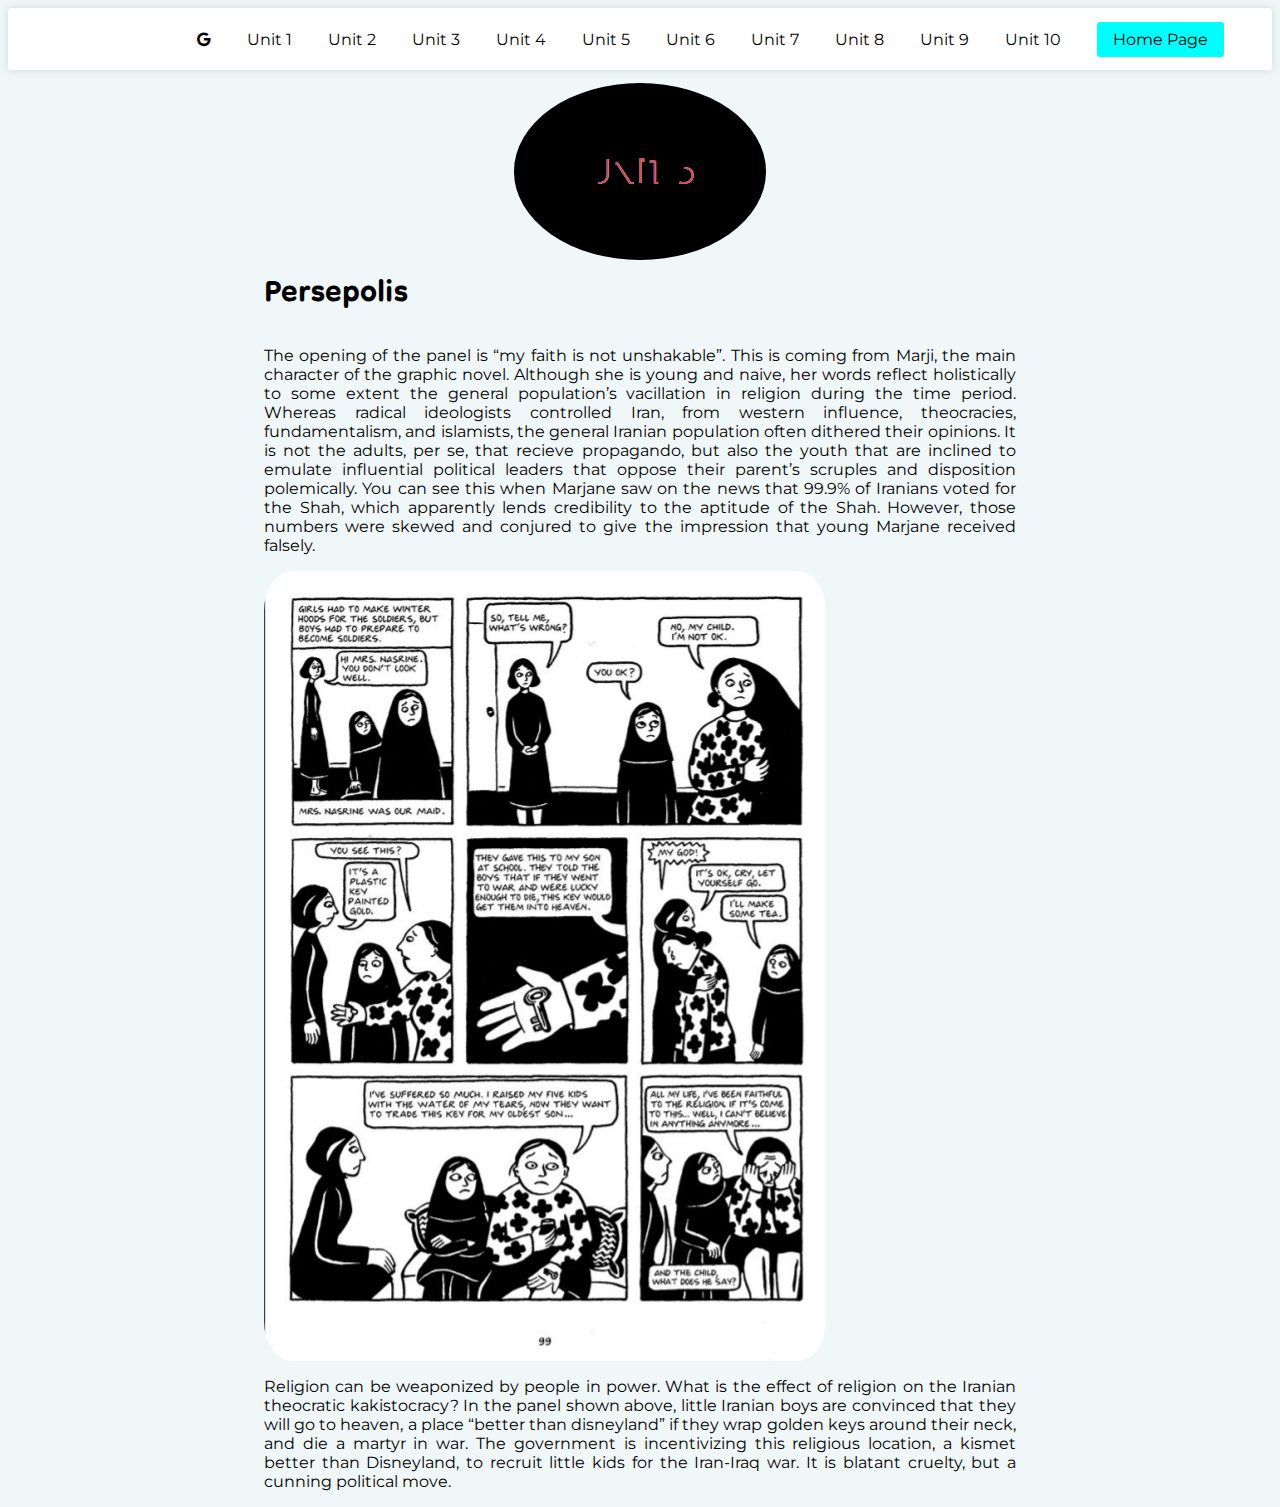
<file: unit5.html>
<html lang="En">
    <head>
        <title>Unit 5</title>
        <link rel="stylesheet" href="styles.css">
        <link rel="stylesheet" href="./style3.css">
        <link rel="stylesheet" href="https://cdnjs.cloudflare.com/ajax/libs/font-awesome/4.7.0/css/font-awesome.min.css">
    </head>
    <body>
        <header>
            <navbar class="nav">
                <ul>
                    <li class="nav-item"><a href="www.google.com"><i class="fa fa-google" aria-hidden="true"></i></a></li>
                    <li class="nav-item"><a href="unit1.html">Unit 1</a></li>
                    <li class="nav-item"><a href="unit2.html">Unit 2</a></li>
                    <li class="nav-item"><a href="unit3.html">Unit 3</a></li>
                    <li class="nav-item"><a href="unit4.html">Unit 4</a></li>
                    <li class="nav-item"><a href="unit5.html">Unit 5</a></li>
                    <li class="nav-item"><a href="unit6.html">Unit 6</a></li>
                    <li class="nav-item"><a href="unit7.html">Unit 7</a></li>
                    <li class="nav-item"><a href="unit8.html">Unit 8</a></li>
                    <li class="nav-item"><a href="unit9.html">Unit 9</a></li>
                    <li class="nav-item"><a href="unit10.html">Unit 10</a></li>
                    <li class="nav-item"><a class="btn-primary" href="index.html">Home Page</a></li>
                </ul>
            </navbar>
        </header>
    </body>
    
    <br><br>
    <svg class="special" viewBox="0 0 600 300">
        <!-- Symbol-->
        <symbol id="s-text">
          <text text-anchor="middle" x="50%" y="50%" dy=".35em">Unit 5</text>
        </symbol>
        <!-- Duplicate symbols-->
        <use class="text" xlink:href="#s-text"></use>
        <use class="text" xlink:href="#s-text"></use>
        <use class="text" xlink:href="#s-text"></use>
        <use class="text" xlink:href="#s-text"></use>
        <use class="text" xlink:href="#s-text"></use>
      </svg>

    <br><br><br><br><br>

    <h1 class="paragraph paragraph-title">Persepolis</h1>
    <div class="paragraph">
        <p>The opening of the panel is “my faith is not unshakable”. This is coming from Marji, the main character of the graphic novel. Although she is young and naive, her words reflect holistically to some extent the general population’s vacillation in religion during the time period. Whereas radical ideologists controlled Iran, from western influence, theocracies, fundamentalism, and islamists, the general Iranian population often dithered their opinions. It is not the adults, per se, that recieve propagando, but also the youth that are inclined to emulate influential political leaders that oppose their parent’s scruples and disposition polemically. You can see this when Marjane saw on the news that 99.9% of Iranians voted for the Shah, which apparently lends credibility to the aptitude of the Shah. However, those numbers were skewed and conjured to give the impression that young Marjane received falsely. </p>

        <span><img class="persep-img" src="persepolis key.png" alt=""></span>
        <p>Religion can be weaponized by people in power. What is the effect of religion on the Iranian theocratic kakistocracy? 

            In the panel shown above, little Iranian boys are convinced that they will go to heaven, a place “better than disneyland” if they wrap golden keys around their neck, and die a martyr in war. The government is incentivizing this religious location, a kismet better than Disneyland, to recruit little kids for the Iran-Iraq war. It is blatant cruelty, but a cunning political move. 
            </p>

    </div>
</file>
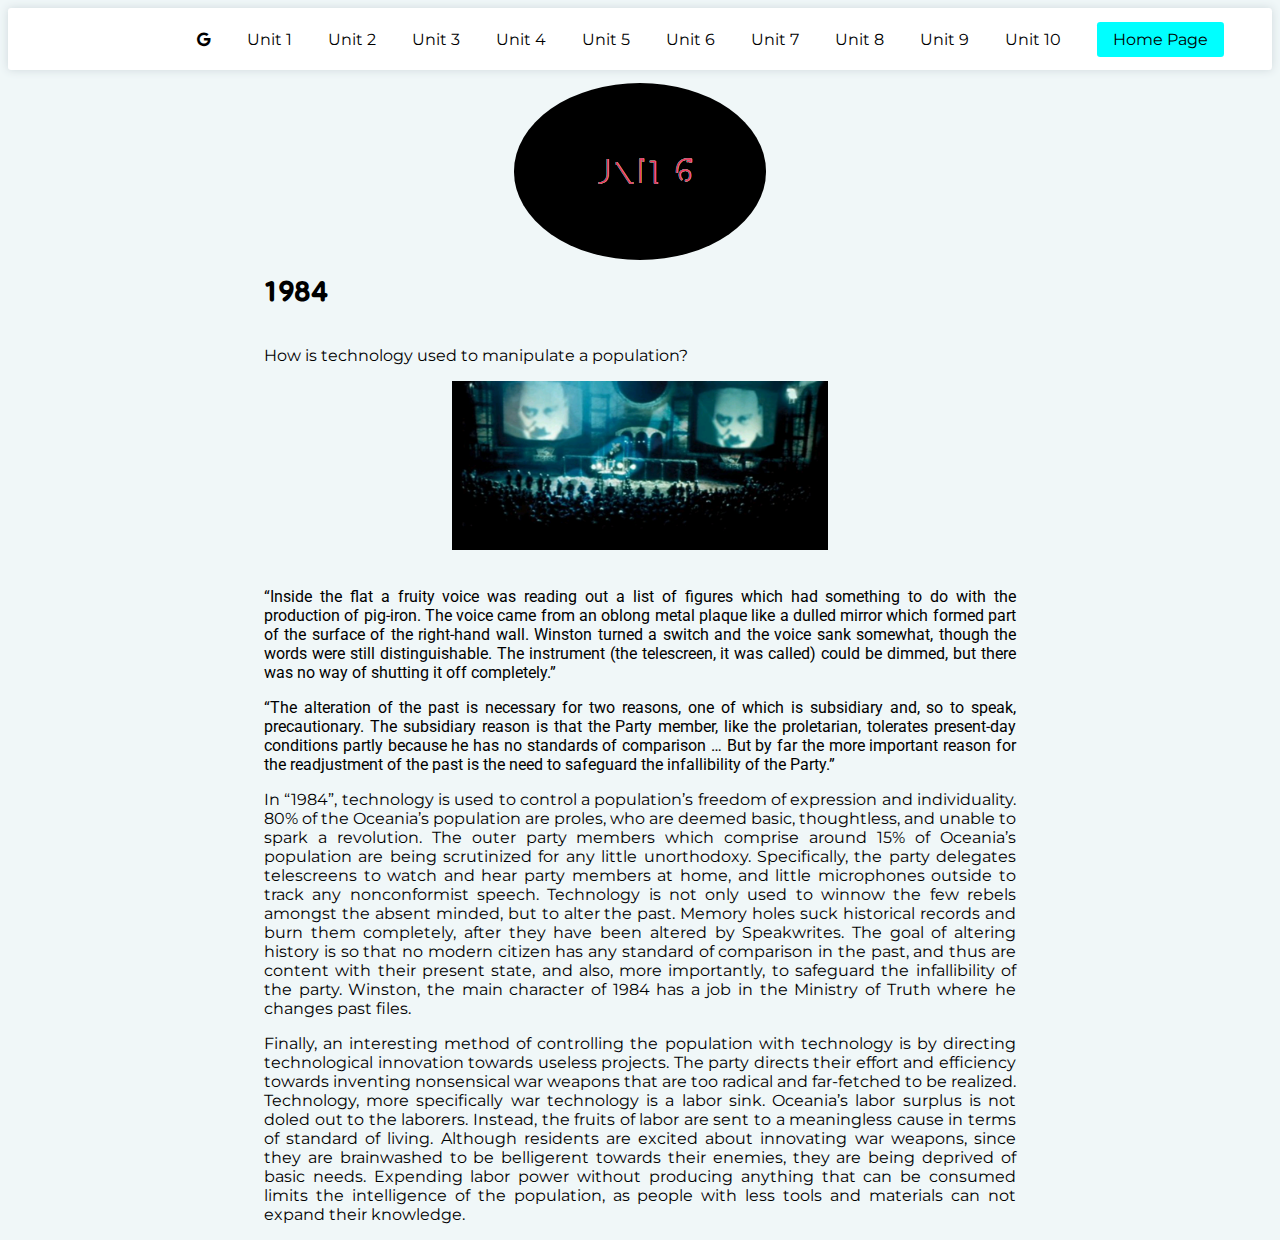
<file: unit6.html>
<html lang="En">
    <head>
        <title>Unit 6</title>
        <link rel="stylesheet" href="styles.css">
        <link rel="stylesheet" href="./style3.css">
        <link rel="stylesheet" href="https://cdnjs.cloudflare.com/ajax/libs/font-awesome/4.7.0/css/font-awesome.min.css">
    </head>
    <body>
        <header>
            <navbar class="nav">
                <ul>
                    <li class="nav-item"><a href="www.google.com"><i class="fa fa-google" aria-hidden="true"></i></a></li>
                    <li class="nav-item"><a href="unit1.html">Unit 1</a></li>
                    <li class="nav-item"><a href="unit2.html">Unit 2</a></li>
                    <li class="nav-item"><a href="unit3.html">Unit 3</a></li>
                    <li class="nav-item"><a href="unit4.html">Unit 4</a></li>
                    <li class="nav-item"><a href="unit5.html">Unit 5</a></li>
                    <li class="nav-item"><a href="unit6.html">Unit 6</a></li>
                    <li class="nav-item"><a href="unit7.html">Unit 7</a></li>
                    <li class="nav-item"><a href="unit8.html">Unit 8</a></li>
                    <li class="nav-item"><a href="unit9.html">Unit 9</a></li>
                    <li class="nav-item"><a href="unit10.html">Unit 10</a></li>
                    <li class="nav-item"><a class="btn-primary" href="index.html">Home Page</a></li>
                </ul>
            </navbar>
        </header>
    </body>
    
    <br><br>
    <svg class="special" viewBox="0 0 600 300">
        <!-- Symbol-->
        <symbol id="s-text">
          <text text-anchor="middle" x="50%" y="50%" dy=".35em">Unit 6</text>
        </symbol>
        <!-- Duplicate symbols-->
        <use class="text" xlink:href="#s-text"></use>
        <use class="text" xlink:href="#s-text"></use>
        <use class="text" xlink:href="#s-text"></use>
        <use class="text" xlink:href="#s-text"></use>
        <use class="text" xlink:href="#s-text"></use>
      </svg>

    <br><br><br><br><br>
    <h1 class="paragraph paragraph-title">1984</h1>
    <div class="paragraph">
        <p>How is technology used to manipulate a population?</p>
        <img src="Telescreen-1984.png" alt="" class="center">
        <p class="quote">“Inside the flat a fruity voice was reading out a list of figures which had something to do with the production of pig-iron. The voice came from an oblong metal plaque like a dulled mirror which formed part of the surface of the right-hand wall. Winston turned a switch and the voice sank somewhat, though the words were still distinguishable. The instrument (the telescreen, it was called) could be dimmed, but there was no way of shutting it off completely.”</p>
        <p class="quote">“The alteration of the past is necessary for two reasons, one of which is subsidiary and, so to speak, precautionary. The subsidiary reason is that the Party member, like the proletarian, tolerates present-day conditions partly because he has no standards of comparison … 
            But by far the more important reason for the readjustment of the past is the need to safeguard the infallibility of the Party.”
            </p>
        <p>In “1984”, technology is used to control a population’s freedom of expression and individuality. 80% of the Oceania’s population are proles, who are deemed basic, thoughtless, and unable to spark a revolution. The outer party members which comprise around 15% of Oceania’s population are being scrutinized for any little unorthodoxy. Specifically, the party delegates telescreens to watch and hear party members at home, and little microphones outside to track any nonconformist speech. Technology is not only used to winnow the few rebels amongst the absent minded, but to alter the past. Memory holes suck historical records and burn them completely, after they have been altered by Speakwrites. The goal of altering history is so that no modern citizen has any standard of comparison in the past, and thus are content with their present state, and also, more importantly, to safeguard the infallibility of the party. Winston, the main character of 1984 has a job in the Ministry of Truth where he changes past files. </p>
        <p>Finally, an interesting method of controlling the population with technology is by directing technological innovation towards useless projects. The party directs their effort and efficiency towards inventing nonsensical war weapons that are too radical and far-fetched to be realized. Technology, more specifically war technology is a labor sink. Oceania’s labor surplus is not doled out to the laborers. Instead, the fruits of labor are sent to a meaningless cause in terms of standard of living. Although residents are excited about innovating war weapons, since they are brainwashed to be belligerent towards their enemies, they are being deprived of basic needs. Expending labor power without producing anything that can be consumed limits the intelligence of the population, as people with less tools and materials can not expand their knowledge. </p>
    </div>
</file>
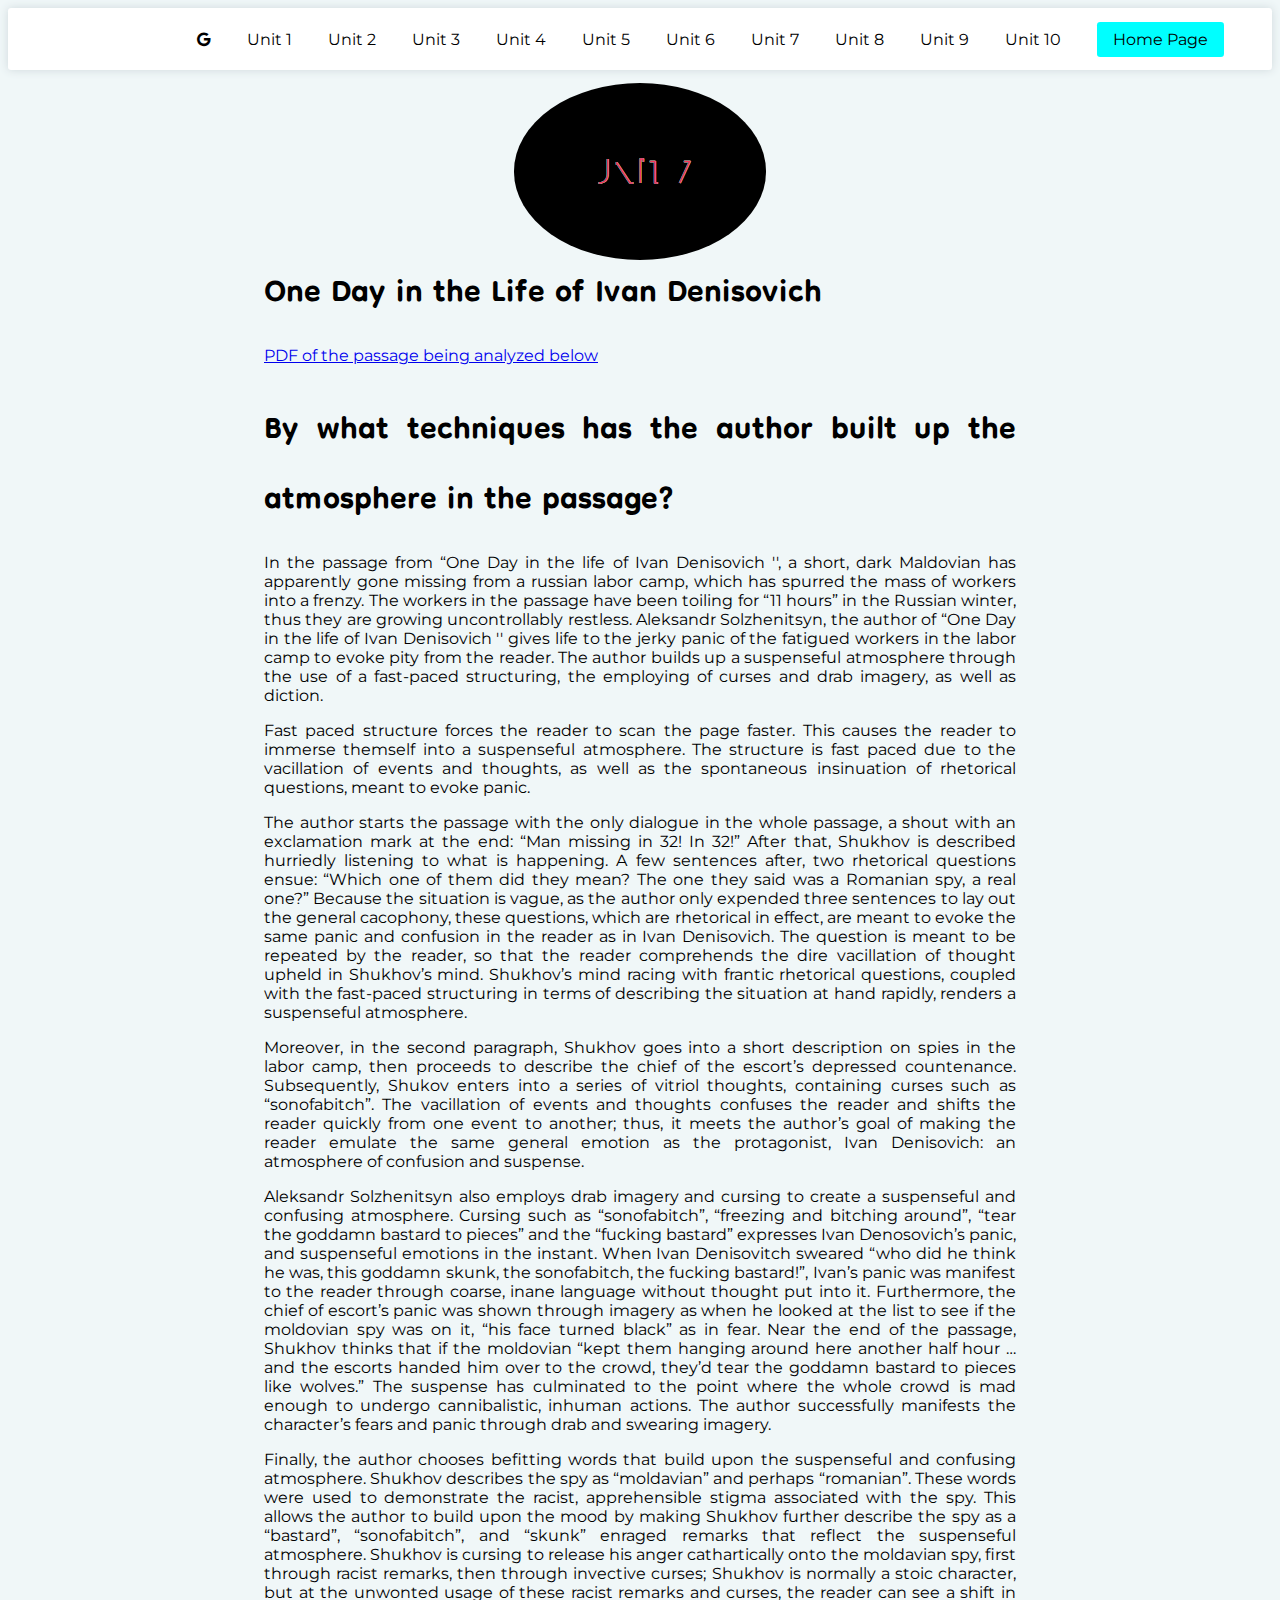
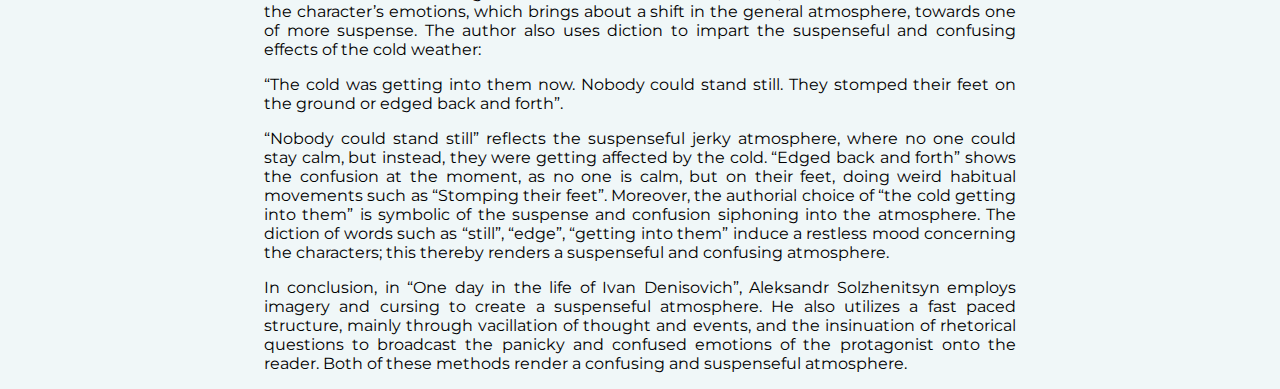
<file: unit7.html>
<html lang="En">
    <head>
        <title>Unit 7</title>
        <link rel="stylesheet" href="styles.css">
        <link rel="stylesheet" href="./style3.css">
        <link rel="stylesheet" href="https://cdnjs.cloudflare.com/ajax/libs/font-awesome/4.7.0/css/font-awesome.min.css">
    </head>
    <body>
        <header>
            <navbar class="nav">
                <ul>
                    <li class="nav-item"><a href="www.google.com"><i class="fa fa-google" aria-hidden="true"></i></a></li>
                    <li class="nav-item"><a href="unit1.html">Unit 1</a></li>
                    <li class="nav-item"><a href="unit2.html">Unit 2</a></li>
                    <li class="nav-item"><a href="unit3.html">Unit 3</a></li>
                    <li class="nav-item"><a href="unit4.html">Unit 4</a></li>
                    <li class="nav-item"><a href="unit5.html">Unit 5</a></li>
                    <li class="nav-item"><a href="unit6.html">Unit 6</a></li>
                    <li class="nav-item"><a href="unit7.html">Unit 7</a></li>
                    <li class="nav-item"><a href="unit8.html">Unit 8</a></li>
                    <li class="nav-item"><a href="unit9.html">Unit 9</a></li>
                    <li class="nav-item"><a href="unit10.html">Unit 10</a></li>
                    <li class="nav-item"><a class="btn-primary" href="index.html">Home Page</a></li>
                </ul>
            </navbar>
        </header>
    </body>
    
    <br><br>
    <svg class="special" viewBox="0 0 600 300">
        <!-- Symbol-->
        <symbol id="s-text">
          <text text-anchor="middle" x="50%" y="50%" dy=".35em">Unit 7</text>
        </symbol>
        <!-- Duplicate symbols-->
        <use class="text" xlink:href="#s-text"></use>
        <use class="text" xlink:href="#s-text"></use>
        <use class="text" xlink:href="#s-text"></use>
        <use class="text" xlink:href="#s-text"></use>
        <use class="text" xlink:href="#s-text"></use>
      </svg>

    <br><br><br><br><br>
    <h1 class="paragraph paragraph-title">One Day in the Life of Ivan Denisovich</h1>
    <div class="paragraph">
        <a href="Ivan D Passage.pdf" target="_blank">PDF of the passage being analyzed below</a>
        <h2 class="paragraph-title">By what techniques has the author built up the atmosphere in the passage? </h2>
        <p>In the passage from “One Day in the life of Ivan Denisovich '', a short, dark Maldovian has apparently gone missing from a russian labor camp, which has spurred the mass of workers into a frenzy. The workers in the passage have been toiling for “11 hours” in the Russian winter, thus they are growing uncontrollably restless. Aleksandr Solzhenitsyn, the author of “One Day in the life of Ivan Denisovich '' gives life to the jerky panic of the fatigued workers in the labor camp to evoke pity from the reader. The author builds up a suspenseful atmosphere through the use of a fast-paced structuring, the employing of curses and drab imagery, as well as diction.</p>
        <p>Fast paced structure forces the reader to scan the page faster. This causes the reader to immerse themself into a suspenseful atmosphere. The structure is fast paced due to the vacillation of events and thoughts, as well as the spontaneous insinuation of rhetorical questions, meant to evoke panic. </p>
        <p>The author starts the passage with the only dialogue in the whole passage, a shout with an exclamation mark at the end: “Man missing in 32! In 32!” After that, Shukhov is described hurriedly listening to what is happening. A few sentences after, two rhetorical questions ensue: “Which one of them did they mean? The one they said was a Romanian spy, a real one?” Because the situation is vague, as the author only expended three sentences to lay out the general cacophony, these questions, which are rhetorical in effect, are meant to evoke the same panic and confusion in the reader as in Ivan Denisovich. The question is meant to be repeated by the reader, so that the reader comprehends the dire vacillation of thought upheld in Shukhov’s mind. Shukhov’s mind racing with frantic rhetorical questions, coupled with the fast-paced structuring in terms of describing the situation at hand rapidly, renders a suspenseful atmosphere. 
        </p>
        <p>Moreover, in the second paragraph, Shukhov goes into a short description on spies in the labor camp, then proceeds to describe the chief of the escort’s depressed countenance. Subsequently, Shukov enters into a series of vitriol thoughts, containing curses such as “sonofabitch”. The vacillation of events and thoughts confuses the reader and shifts the reader quickly from one event to another; thus, it meets the author’s goal of making the reader emulate the same general emotion as the protagonist, Ivan Denisovich: an atmosphere of confusion and suspense. 
        </p>
        <p> Aleksandr Solzhenitsyn also employs drab imagery and cursing to create a suspenseful and confusing atmosphere. Cursing such as “sonofabitch”, “freezing and bitching around”, “tear the goddamn bastard to pieces” and the “fucking bastard” expresses Ivan Denosovich’s panic, and suspenseful emotions in the instant. When Ivan Denisovitch sweared “who did he think he was, this goddamn skunk, the sonofabitch, the fucking bastard!”, Ivan’s panic was manifest to the reader through coarse, inane language without thought put into it. Furthermore, the chief of escort’s panic was shown through imagery as when he looked at the list to see if the moldovian spy was on it, “his face turned black” as in fear. Near the end of the passage, Shukhov thinks that if the moldovian “kept them hanging around here another half hour … and the escorts handed him over to the crowd, they’d tear the goddamn bastard to pieces like wolves.” The suspense has culminated to the point where the whole crowd is mad enough to undergo cannibalistic, inhuman actions. The author successfully manifests the character’s fears and panic through drab and swearing imagery. 
        </p>
        <p>Finally, the author chooses befitting words that build upon the suspenseful and confusing atmosphere. Shukhov describes the spy as “moldavian” and perhaps “romanian”. These words were used to demonstrate the racist, apprehensible stigma associated with the spy. This allows the author to build upon the mood by making Shukhov further describe the spy as a “bastard”, “sonofabitch”, and “skunk” enraged remarks that reflect the suspenseful atmosphere. Shukhov is cursing to release his anger cathartically onto the moldavian spy, first through racist remarks, then through invective curses; Shukhov is normally a stoic character, but at the unwonted usage of these racist remarks and curses, the reader can see a shift in the character’s emotions, which brings about a shift in the general atmosphere, towards one of more suspense. The author also uses diction to impart the suspenseful and confusing effects of the cold weather:
        </p>
        <p> “The cold was getting into them now. Nobody could stand still. They stomped their feet on the ground or edged back and forth”. 
        </p>
        <p>“Nobody could stand still” reflects the suspenseful jerky atmosphere, where no one could stay calm, but instead, they were getting affected by the cold. “Edged back and forth” shows the confusion at the moment, as no one is calm, but on their feet, doing weird habitual movements such as “Stomping their feet”. Moreover, the authorial choice of “the cold getting into them” is symbolic of the suspense and confusion siphoning into the atmosphere. The diction of words such as “still”, “edge”, “getting into them” induce a restless mood concerning the characters; this thereby renders a suspenseful and confusing atmosphere. 
        </p>
        <p>In conclusion, in “One day in the life of Ivan Denisovich”, Aleksandr Solzhenitsyn employs imagery and cursing to create a suspenseful atmosphere. He also utilizes a fast paced structure, mainly through vacillation of thought and events, and the insinuation of rhetorical questions to broadcast the panicky and confused emotions of the protagonist onto the reader. Both of these methods render a confusing and suspenseful atmosphere. 
        </p>
    </div>
</file>
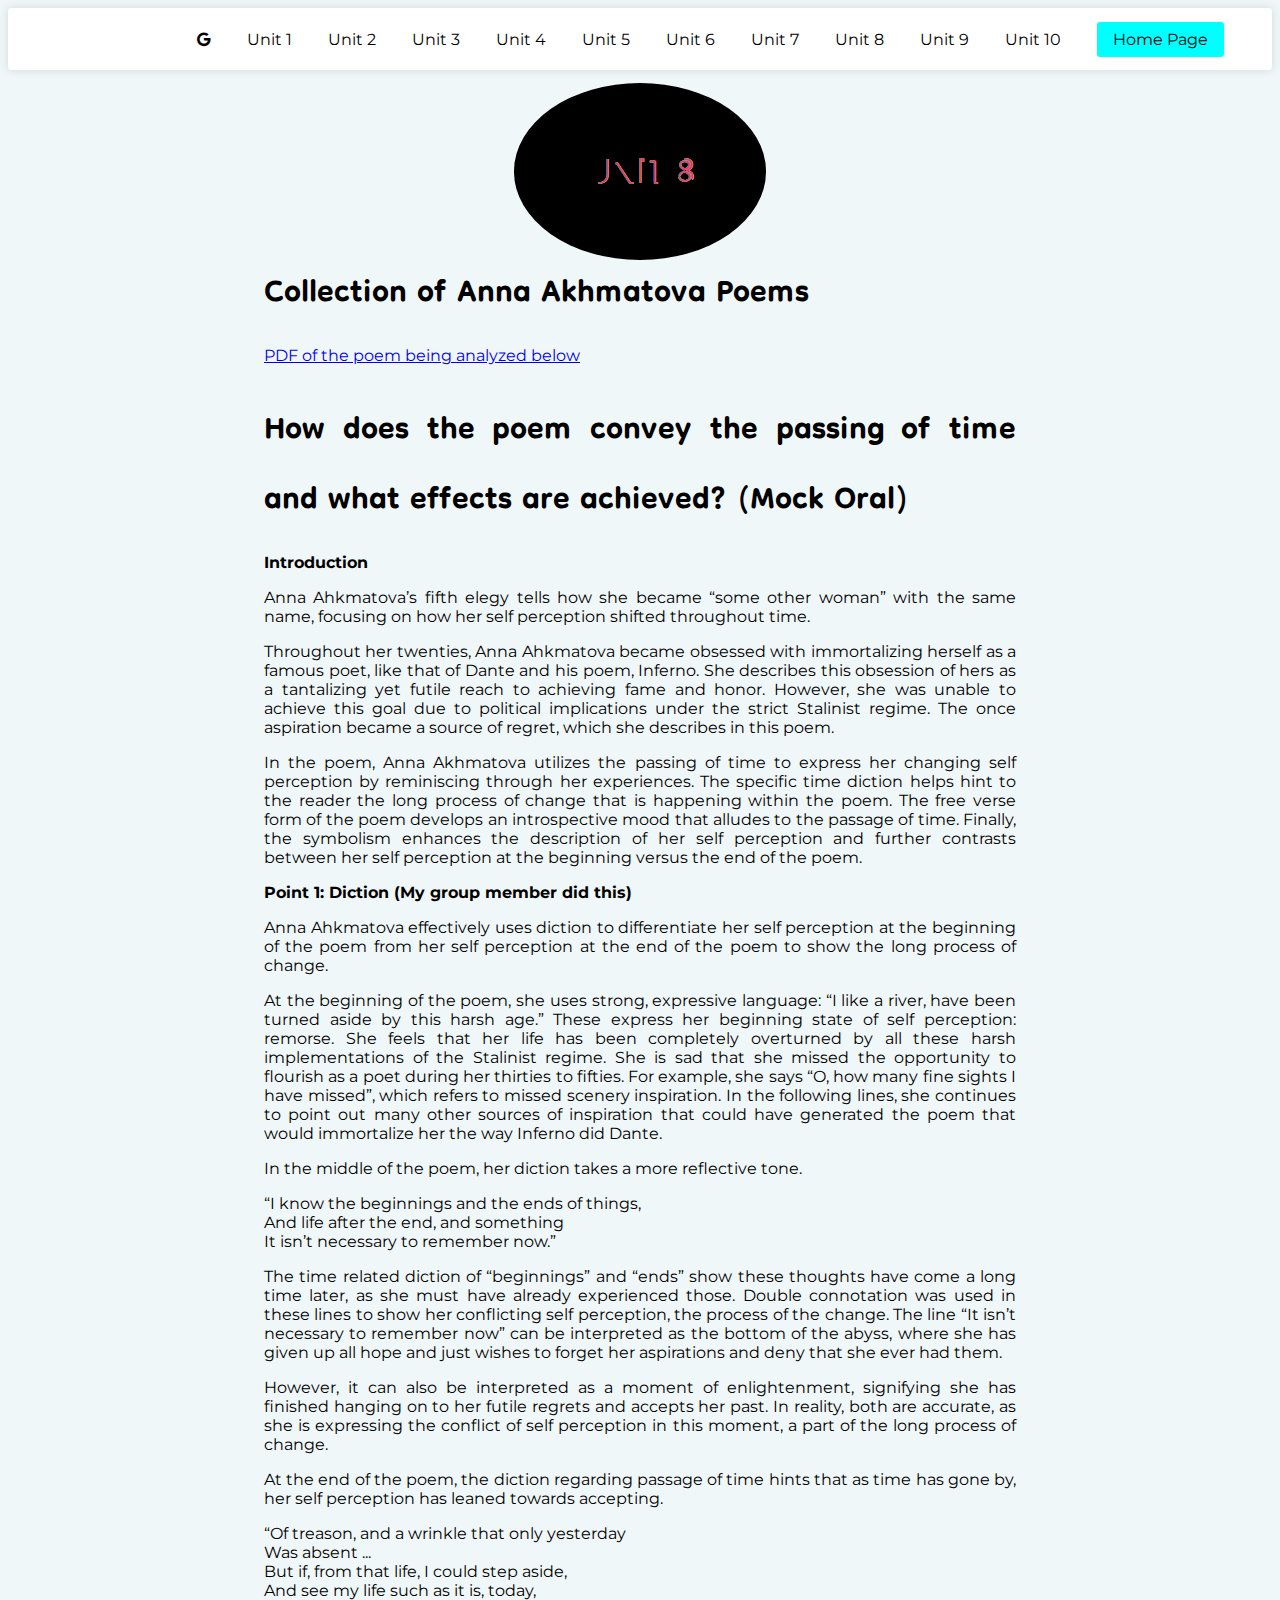
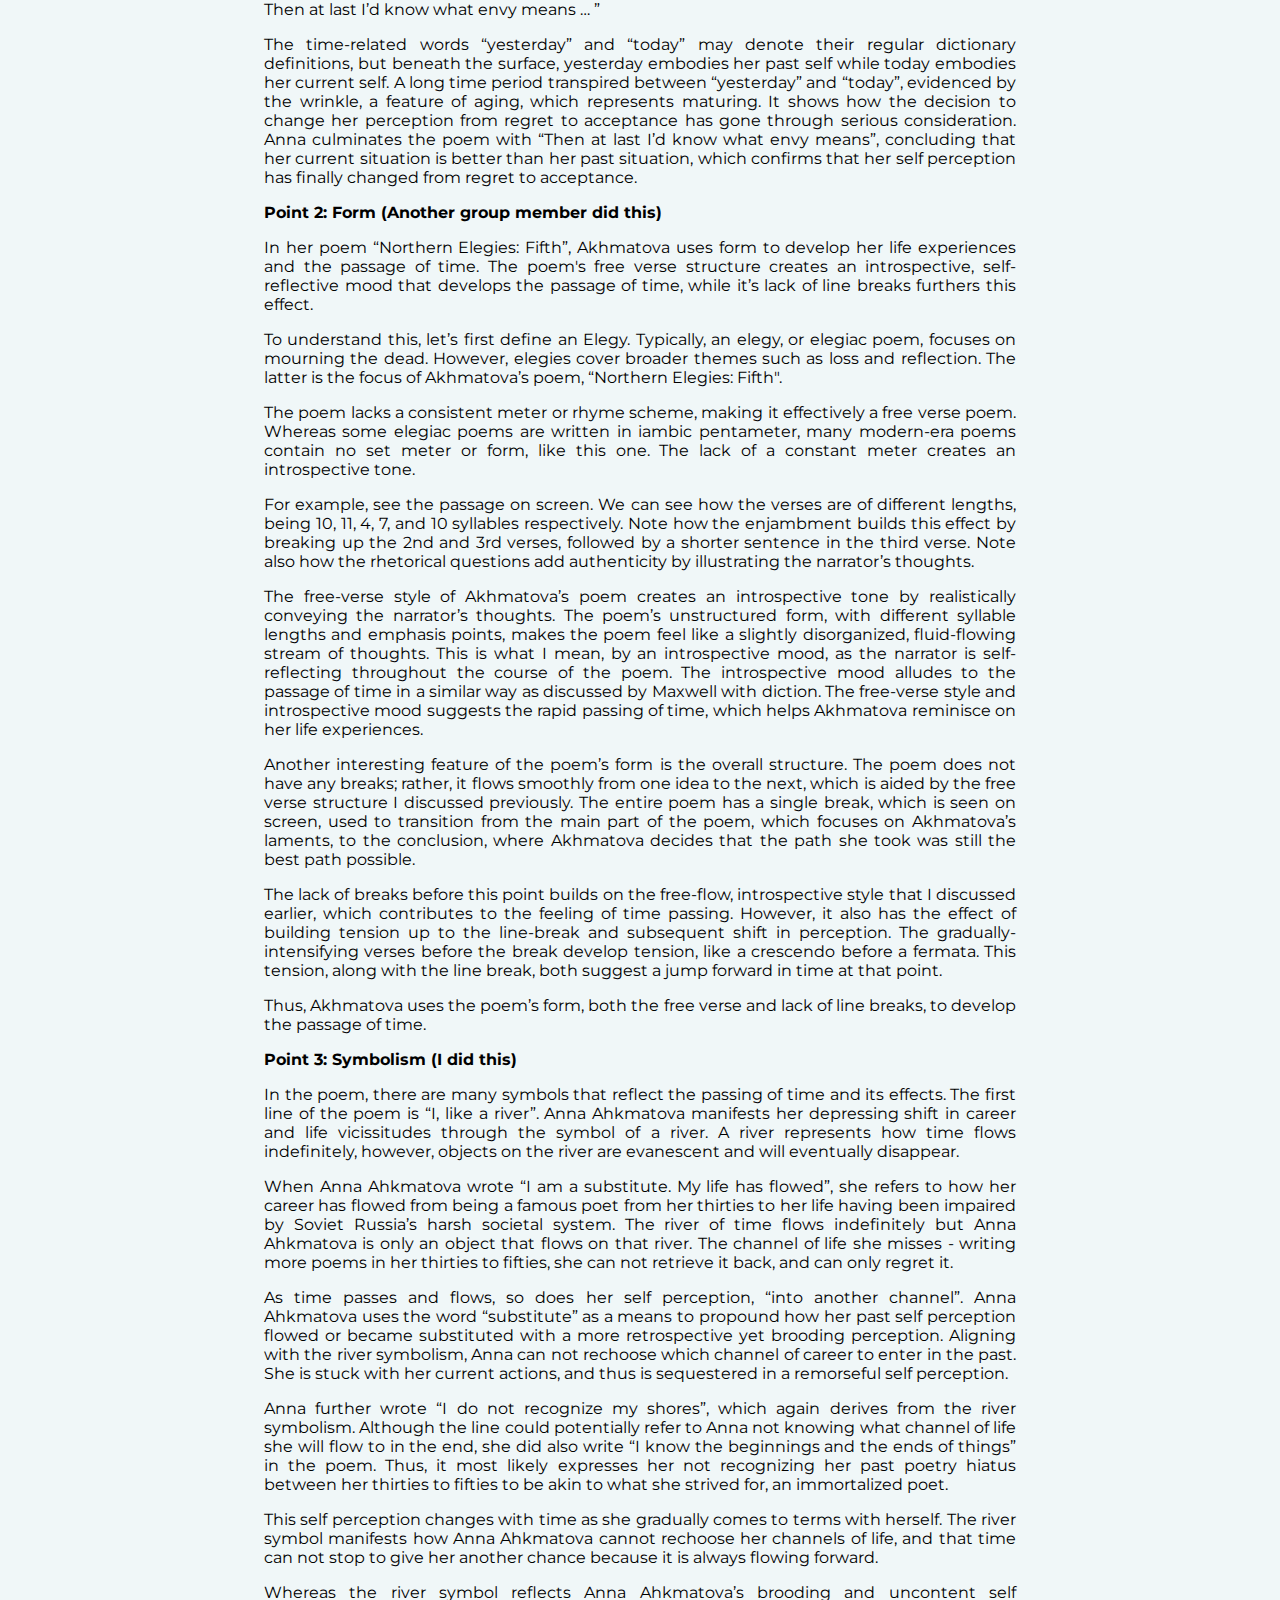
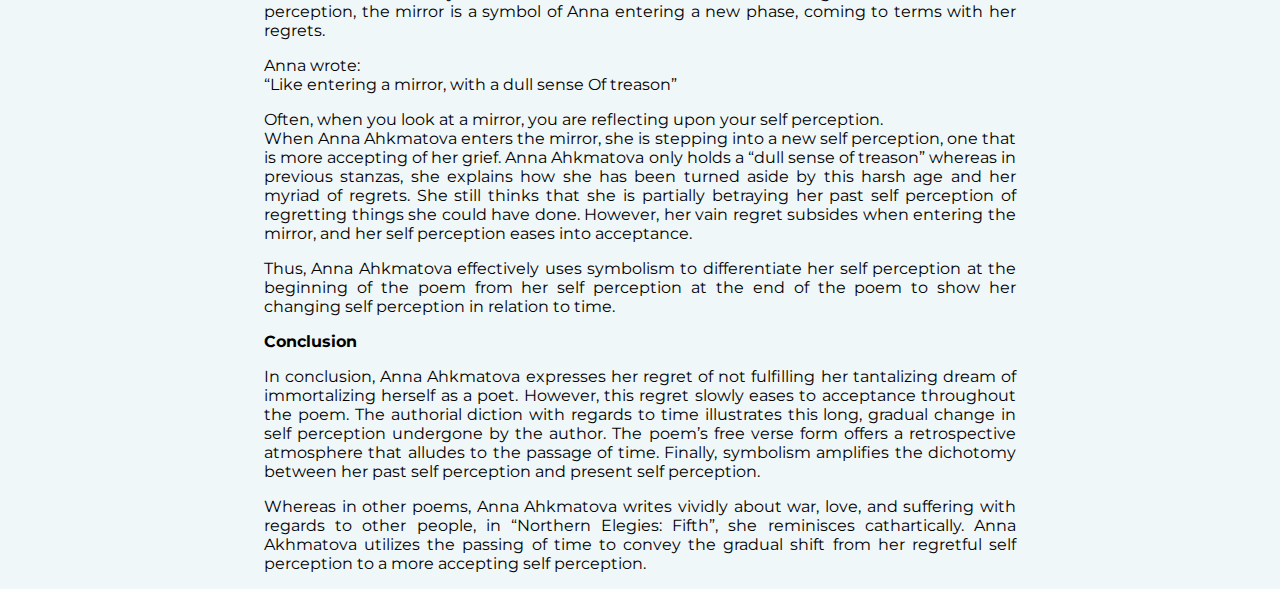
<file: unit8.html>
<html lang="En">
    <head>
        <title>Unit 8</title>
        <link rel="stylesheet" href="styles.css">
        <link rel="stylesheet" href="./style3.css">
        <link rel="stylesheet" href="https://cdnjs.cloudflare.com/ajax/libs/font-awesome/4.7.0/css/font-awesome.min.css">
    </head>
    <body>
        <header>
            <navbar class="nav">
                <ul>
                    <li class="nav-item"><a href="www.google.com"><i class="fa fa-google" aria-hidden="true"></i></a></li>
                    <li class="nav-item"><a href="unit1.html">Unit 1</a></li>
                    <li class="nav-item"><a href="unit2.html">Unit 2</a></li>
                    <li class="nav-item"><a href="unit3.html">Unit 3</a></li>
                    <li class="nav-item"><a href="unit4.html">Unit 4</a></li>
                    <li class="nav-item"><a href="unit5.html">Unit 5</a></li>
                    <li class="nav-item"><a href="unit6.html">Unit 6</a></li>
                    <li class="nav-item"><a href="unit7.html">Unit 7</a></li>
                    <li class="nav-item"><a href="unit8.html">Unit 8</a></li>
                    <li class="nav-item"><a href="unit9.html">Unit 9</a></li>
                    <li class="nav-item"><a href="unit10.html">Unit 10</a></li>
                    <li class="nav-item"><a class="btn-primary" href="index.html">Home Page</a></li>
                </ul>
            </navbar>
        </header>
    </body>
    
    <br><br>
    <svg class="special" viewBox="0 0 600 300">
        <!-- Symbol-->
        <symbol id="s-text">
          <text text-anchor="middle" x="50%" y="50%" dy=".35em">Unit 8</text>
        </symbol>
        <!-- Duplicate symbols-->
        <use class="text" xlink:href="#s-text"></use>
        <use class="text" xlink:href="#s-text"></use>
        <use class="text" xlink:href="#s-text"></use>
        <use class="text" xlink:href="#s-text"></use>
        <use class="text" xlink:href="#s-text"></use>
      </svg>

    <br><br><br><br><br>
    <h1 class="paragraph paragraph-title">Collection of Anna Akhmatova Poems</h1>
    <div class="paragraph">
        <a href="Anna Akhmatova Northern Elegies the Fifth.pdf">PDF of the poem being analyzed below</a>
        <h2 class="paragraph-title">How does the poem convey the passing of time and what effects are achieved? (Mock Oral)
        </h2>
        <p><strong>Introduction</strong></p>
        <p>Anna Ahkmatova’s fifth elegy tells how she became “some other woman” with the same name, focusing on how her self perception shifted throughout time. </p>
        <p>Throughout her twenties, Anna Ahkmatova became obsessed with immortalizing herself as a famous poet, like that of Dante and his poem, Inferno. She describes this obsession of hers as a tantalizing yet futile reach to achieving fame and honor. However, she was unable to achieve this goal due to political implications under the strict Stalinist regime. The once aspiration became a source of regret, which she describes in this poem.
        </p>
        <p>In the poem, Anna Akhmatova utilizes the passing of time to express her changing self perception by reminiscing through her experiences. The specific time diction helps hint to the reader the long process of change that is happening within the poem. The free verse form of the poem develops an introspective mood that alludes to the passage of time. Finally, the symbolism enhances the description of her self perception and further contrasts between her self perception at the beginning versus the end of the poem.
        </p>
        <p><strong>Point 1: Diction (My group member did this)</strong></p>
        <p>Anna Ahkmatova effectively uses diction to differentiate her self perception at the beginning of the poem from her self perception at the end of the poem to show the long process of change.
        </p>
        <p>At the beginning of the poem, she uses strong, expressive language: “I like a river, have been turned aside by this harsh age.” These express her beginning state of self perception: remorse. She feels that her life has been completely overturned by all these harsh implementations of the Stalinist regime. She is sad that she missed the opportunity to flourish as a poet during her thirties to fifties. For example, she says “O, how many fine sights I have missed”, which refers to missed scenery inspiration. In the following lines, she continues to point out many other sources of inspiration that could have generated the poem that would immortalize her the way Inferno did Dante.
        </p>
        <p>In the middle of the poem, her diction takes a more reflective tone.
        </p>
        <p>“I know the beginnings and the ends of things, <br>

            And life after the end, and something <br>
            
            It isn’t necessary to remember now.”
            </p>
        <p>The time related diction of “beginnings” and “ends” show these thoughts have come a long time later, as she must have already experienced those. Double connotation was used in these lines to show her conflicting self perception, the process of the change. The line “It isn’t necessary to remember now” can be interpreted as the bottom of the abyss, where she has given up all hope and just wishes to forget her aspirations and deny that she ever had them. 
        </p>
        <p>However, it can also be interpreted as a moment of enlightenment, signifying she has finished hanging on to her futile regrets and accepts her past. In reality, both are accurate, as she is expressing the conflict of self perception in this moment, a part of the long process of change.
        </p>
        <p>	At the end of the poem, the diction regarding passage of time hints that as time has gone by, her self perception has leaned towards accepting.
        </p>
        <p>“Of treason, and a wrinkle that only yesterday <br>

            Was absent ... <br>
            
            But if, from that life, I could step aside, <br>
            
            And see my life such as it is, today, <br>
            
            Then at last I’d know what envy means … ”
            </p>
        <p>The time-related words “yesterday” and “today” may denote their regular dictionary definitions, but beneath the surface, yesterday embodies her past self while today embodies her current self. A long time period transpired between “yesterday” and “today”, evidenced by the wrinkle, a feature of aging, which represents maturing. It shows how the decision to change her perception from regret to acceptance has gone through serious consideration. Anna culminates the poem with “Then at last I’d know what envy means”, concluding that her current situation is better than her past situation, which confirms that her self perception has finally changed from regret to acceptance.</p>
        <p><strong>Point 2: Form (Another group member did this)</strong></p>
        <p>In her poem “Northern Elegies: Fifth”, Akhmatova uses form to develop her life experiences and the passage of time. The poem's free verse structure creates an introspective, self-reflective mood that develops the passage of time, while it’s lack of line breaks furthers this effect.
        </p>
        <p>To understand this, let’s first define an Elegy. Typically, an elegy, or elegiac poem, focuses on mourning the dead. However, elegies cover broader themes such as loss and reflection. The latter is the focus of Akhmatova’s poem, “Northern Elegies: Fifth".</p>
        <p>The poem lacks a consistent meter or rhyme scheme, making it effectively a free verse poem. Whereas some elegiac poems are written in iambic pentameter, many modern-era poems contain no set meter or form, like this one. The lack of a constant meter creates an introspective tone.</p>
        <p>For example, see the passage on screen. We can see how the verses are of different lengths, being 10, 11, 4, 7, and 10 syllables respectively. Note how the enjambment builds this effect by breaking up the 2nd and 3rd verses, followed by a shorter sentence in the third verse. Note also how the rhetorical questions add authenticity by illustrating the narrator’s thoughts.
        </p>
        <p>The free-verse style of Akhmatova’s poem creates an introspective tone by realistically conveying the narrator’s thoughts. The poem’s unstructured form, with different syllable lengths and emphasis points, makes the poem feel like a slightly disorganized, fluid-flowing stream of thoughts. This is what I mean, by an introspective mood, as the narrator is self-reflecting throughout the course of the poem. The introspective mood alludes to the passage of time in a similar way as discussed by Maxwell with diction. The free-verse style and introspective mood suggests the rapid passing of time, which helps Akhmatova reminisce on her life experiences.
        </p>
        <p>Another interesting feature of the poem’s form is the overall structure. The poem does not have any breaks; rather, it flows smoothly from one idea to the next, which is aided by the free verse structure I discussed previously. The entire poem has a single break, which is seen on screen, used to transition from the main part of the poem, which focuses on Akhmatova’s laments, to the conclusion, where Akhmatova decides that the path she took was still the best path possible.</p>
        <p>	The lack of breaks before this point builds on the free-flow, introspective style that I discussed earlier, which contributes to the feeling of time passing. However, it also has the effect of building tension up to the line-break and subsequent shift in perception. The gradually-intensifying verses before the break develop tension, like a crescendo before a fermata. This tension, along with the line break, both suggest a jump forward in time at that point.
        </p>
        <p>Thus, Akhmatova uses the poem’s form, both the free verse and lack of line breaks, to develop the passage of time.
        </p>
        <p><strong>Point 3: Symbolism (I did this)</strong></p>
        <p>
            In the poem, there are many symbols that reflect the passing of time and its effects. 
            The first line of the poem is “I, like a river”. Anna Ahkmatova manifests her depressing shift in career and life vicissitudes through the symbol of a river. A river represents how time flows indefinitely, however, objects on the river are evanescent and will eventually disappear. 
            </p>
        <p>When Anna Ahkmatova wrote “I am a substitute. My life has flowed”, she refers to how her career has flowed from being a famous poet from her thirties to her life having been impaired by Soviet Russia’s harsh societal system. The river of time flows indefinitely but Anna Ahkmatova is only an object that flows on that river. The channel of life she misses - writing more poems in her thirties to fifties, she can not retrieve it back, and can only regret it. 
        </p>
        <p>As time passes and flows, so does her self perception, “into another channel”. Anna Ahkmatova uses the word “substitute” as a means to propound how her past self perception flowed or became substituted with a more retrospective yet brooding perception. Aligning with the river symbolism, Anna can not rechoose which channel of career to enter in the past. She is stuck with her current actions, and thus is sequestered in a remorseful self perception. 
        </p>
        <p>Anna further wrote “I do not recognize my shores”, which again derives from the river symbolism. Although the line could potentially refer to Anna not knowing what channel of life she will flow to in the end, she did also write “I know the beginnings and the ends of things” in the poem. Thus, it most likely expresses her not recognizing her past poetry hiatus between her thirties to fifties to be akin to what she strived for, an immortalized poet. 
        </p>
        <p>This self perception changes with time as she gradually comes to terms with herself. 
            The river symbol manifests how Anna Ahkmatova cannot rechoose her channels of life, and that time can not stop to give her another chance because it is always flowing forward.
            </p>
        <p>Whereas the river symbol reflects Anna Ahkmatova’s brooding and uncontent self perception, the mirror is a symbol of Anna entering a new phase, coming to terms with her regrets. 
        </p>
        <p>Anna wrote: <br>
            “Like entering a mirror, with a dull sense Of treason”
            </p>
        <p>Often, when you look at a mirror, you are reflecting upon your self perception. <br>
            When Anna Ahkmatova enters the mirror, she is stepping into a new self perception, one that is more accepting of her grief. Anna Ahkmatova only holds a “dull sense of treason” whereas in previous stanzas, she explains how she has been turned aside by this harsh age and her myriad of regrets. She still thinks that she is partially betraying her past self perception of regretting things she could have done. However, her vain regret subsides when entering the mirror, and her self perception eases into acceptance. 
            </p>
        <p>Thus, Anna Ahkmatova effectively uses symbolism to differentiate her self perception at the beginning of the poem from her self perception at the end of the poem to show her changing self perception in relation to time.</p>
        <p><strong>Conclusion</strong></p>
        <p>In conclusion, Anna Ahkmatova expresses her regret of not fulfilling her tantalizing dream of immortalizing herself as a poet. However, this regret slowly eases to acceptance throughout the poem. The authorial diction with regards to time illustrates this long, gradual change in self perception undergone by the author. The poem’s free verse form offers a retrospective atmosphere that alludes to the passage of time. Finally, symbolism amplifies the dichotomy between her past self perception and present self perception. 

        </p>
        <p>Whereas in other poems, Anna Ahkmatova writes vividly about war, love, and suffering with regards to other people, in “Northern Elegies: Fifth”, she reminisces cathartically. 
            Anna Akhmatova utilizes the passing of time to convey the gradual shift from her regretful self perception to a more accepting self perception. 
            </p>
    </div>
</file>
<file: styles.css>
@import url("https://fonts.googleapis.com/css?family=Montserrat:400,400i,700");
@import url('https://fonts.googleapis.com/css2?family=Dongle:wght@300&family=Shizuru&display=swap');
@import url('https://fonts.googleapis.com/css2?family=Roboto:ital@1&display=swap');
@import url('https://fonts.googleapis.com/css2?family=Merriweather:ital,wght@1,700&family=Roboto:ital@1&display=swap');


:root{
    --clr-gray: #f0f7f8;
    --clr-gray-200: #cfd8dc;
    --radius: 0.2rem;
}
body{
    font-family: "Montserrat";
    background-color: var(--clr-gray);
}

.nav{
    background-color: white;
    box-shadow: 0px 0px 10px var(--clr-gray-200);
    margin:0;
    padding: 0.35rem 1rem;
    border-radius:var(--radius);
    display: flex;
    justify-content: flex-end;
    align-items: center;
}

.change{
    background-color: white;
    box-shadow: 0px 0px 10px var(--clr-gray-200);
    margin:0;
    padding: 1.35rem 1rem;
    border-radius:var(--radius);
    display: flex;
    justify-content: flex-end;
    align-items: center;
    position:absolute;
    left: 1%;
    top: -82%;
    width: 98%;
}

.abs{
    position: absolute;
    left: 25%;
    top: 17%;
    border-radius: 20%;
}

.nav-item{
    list-style: none;
    display: inline;
    margin-right:2rem;
}

.nav-item a{
    text-decoration: none;
    color:black;
    transition:all 200ms ease-in;
}

.nav-item a:hover{
    color: turquoise;
}

.nav-item:first-child{
    margin-left: auto;
}

.btn-primary{
    font-family: "Montserrat";
    font-size:1rem;
    background:cyan;
    border:none;
    outline:none;
    border-radius:var(--radius);
    padding:0.5rem 1rem;
    cursor:pointer;
    transition:all 200ms ease-in;

}
.btn-primary:hover{
    background-color:#008b8b;
}

.container{
    position: relative;
    text-align: center;
    color: red;
}
.text-image{
    position: absolute;
    top: 50%;
    left: 50%;
    transform: translate(-50%, -50%);
    justify-content: center;
    font-size: 3rem;
}
.round-image{
    border-radius: 20%;
    border: double black;
    margin-bottom: 2rem;
}

.paragraph{
    text-align: justify;
    padding: 0px 16rem 0px 16rem;
    margin: 0px;
    column-gap: 2px;
    font-size: 1rem;
    color: black;
}

.paragraph-title{
    font-size: 3rem;
    font-family: Dongle;
    column-gap: 2px;
    margin-top: 2rem;
    margin-bottom: 1rem;
}

li{
    list-style-type: square;
}

.term{
    background-color: #2E5A88;
    border-radius: 20%;
    color: white;
    padding: 0.2rem;
}

.image{
    display: inline;
    margin-left:20%;
    border: 1px solid black;
    border-radius: 10%;

}

.image-text{
    font-size: 2rem;
    color: blue;
    font-family: 'Trebuchet MS', 'Lucida Sans Unicode', 'Lucida Grande', 'Lucida Sans', Arial, sans-serif;
    display: inline;
    margin-left: 25%;
}
.last{
    margin-left: 29% !important;
}

.par{
    display: inline-block;
    color: black;
    padding: 5%;
    margin-left: 10%;
}

.special-text{
    font-size: 1.5rem;
    font:'times new roman';
}

.center {
    display: block;
    margin-left: auto;
    margin-right: auto;
    margin-bottom: 5%;
    width: 50%;
}

.repetition{
    display: table;
    background-color:#008b8b;
    color: whitesmoke;
}

.double-con{
    display: table;
    background-color: wheat;
}

.round-image{
    border: 1px solid black;
    border-radius: 20%;
}

.double-meaning{
    display: inline-table;
    background-color:#c25a74;
    color: whitesmoke;
}

.antithesis{
    display: inline-table;
    background-color:#5ec25a;
    color: black;
}

.highlight{
    display: table;
}

.quote{
    font-family: 'Roboto', sans-serif;
}

.attempt{
border-top-left-radius: 37px 140px;
  border-top-right-radius: 23px 130px;
  border-bottom-left-radius: 110px 19px;
  border-bottom-right-radius: 120px 24px;

  display: block;
  position: relative;
  border: solid 3px #6e7491;
  padding: 40px 60px;
  max-width: 800px;
  width: 70%;
  margin: 100px auto 0;
  font-size: 17px;
  line-height: 28px;
  transform: rotate(-1deg);
  box-shadow: 3px 15px 8px -10px rgba(0, 0, 0, 0.3);
  transition: all 0.13s ease-in;
}

.change{
    margin-top: 40%;
    margin-bottom: 100%;
}

.pathos{
    background-color:turquoise;
    size: 1.35rem;
}

.title{
    margin: auto;
    margin-top: 2rem;
    width: 50%;
    font-size: 3rem;
    font-family: 'Merriweather', serif;
    text-align: center;

}

.persep-img{
    display: inline;
    border-radius: 5%; 
}
</file>
<file: style2.css>
* {
  -webkit-box-sizing: border-box;
  -moz-box-sizing: border-box;
  box-sizing: border-box;
  padding: 0;
  margin: 0;
}

body {
  background-color: #b71540;
  font-family: "Montserrat", sans-serif;
  padding-bottom: -80%;
}

.box {
  background-color: transparent;
  border-radius: 3px;
  color: #fff;
  position: absolute;
  top: 140%;
  left: 50%;
  transform: translate(-50%, -50%);
  width: 400px;
  height: 300px;
  transform-style: preserve-3d;
  perspective: 2000px;
  transition: 0.4s;
  text-align: center;
}
.box:before {
  content: "";
  position: absolute;
  top: 0;
  left: 0;
  width: 100%;
  height: 100%;
  background: transparent;
  border-top: 20px solid #fff;
  border-left: 20px solid #fff;
  box-sizing: border-box;
}
.box:after {
  content: "";
  position: absolute;
  top: 0;
  left: 0;
  width: 100%;
  height: 100%;
  border-bottom: 20px solid #fff;
  border-right: 20px solid #fff;
  box-sizing: border-box;
}
.box .fas {
  font-size: 25px;
  height: 50px;
  width: 50px;
  line-height: 50px !important;
  background-color: #fff;
  color: #2C3A47;
}
.box .fa2 {
  position: absolute;
  bottom: 0;
  right: 0;
  z-index: 1;
}
.box .text {
  position: absolute;
  top: 30px;
  left: -30px;
  width: calc(100% + 60px);
  height: calc(100% - 60px);
  background-color: #2C3A47;
  border-radius: 3px;
  transition: 0.4s;
}
.box .text .fa1 {
  position: absolute;
  top: 0;
  left: 0;
}
.box .text div {
  position: absolute;
  top: 50%;
  left: 0;
  transform: translateY(-50%);
  text-align: center;
  width: 100%;
  padding: 30px 60px;
  line-height: 1.5;
  box-sizing: border-box;
}
.box .text div h3 {
  font-size: 30px;
  margin-bottom: 5px;
}
.box .text div p {
  font-size: 15px;
}
.box:hover {
  transform: translate(-50%, -50%) rotateY(-20deg) skewY(3deg);
}
.box:hover .text {
  transform: rotateY(20deg) skewY(-3deg);
}
</file>
<file: style3.css>
@import url(https://fonts.googleapis.com/css?family=Open+Sans:800);
.text {
  fill: none;
  stroke-width: 4;
  stroke-linejoin: round;
  stroke-dasharray: 70 330;
  stroke-dashoffset: 0;
  -webkit-animation: stroke 6s infinite linear;
  animation: stroke 6s infinite linear;
}
.text:nth-child(5n+1) {
  stroke: #F2385A;
  -webkit-animation-delay: -1.2s;
  animation-delay: -1.2s;
}
.text:nth-child(5n+2) {
  stroke: #F5A503;
  -webkit-animation-delay: -2.4s;
  animation-delay: -2.4s;
}
.text:nth-child(5n+3) {
  stroke: #E9F1DF;
  -webkit-animation-delay: -3.6s;
  animation-delay: -3.6s;
}
.text:nth-child(5n+4) {
  stroke: #56D9CD;
  -webkit-animation-delay: -4.8s;
  animation-delay: -4.8s;
}
.text:nth-child(5n+5) {
  stroke: #3AA1BF;
  -webkit-animation-delay: -6s;
  animation-delay: -6s;
}

@-webkit-keyframes stroke {
  100% {
    stroke-dashoffset: -400;
  }
}
@keyframes stroke {
  100% {
    stroke-dashoffset: -400;
  }
}

.special {
  font: 5em/1 Open Sans, Impact;
  text-transform: uppercase;
  margin-right: auto;
  margin-left: auto;
  margin-top: -2%;
  margin-bottom: -10% !important;
  background-color: black;
  display: block;
  width: 20%;
  height: 20%;
  border-radius: 50%;
}
</file>
